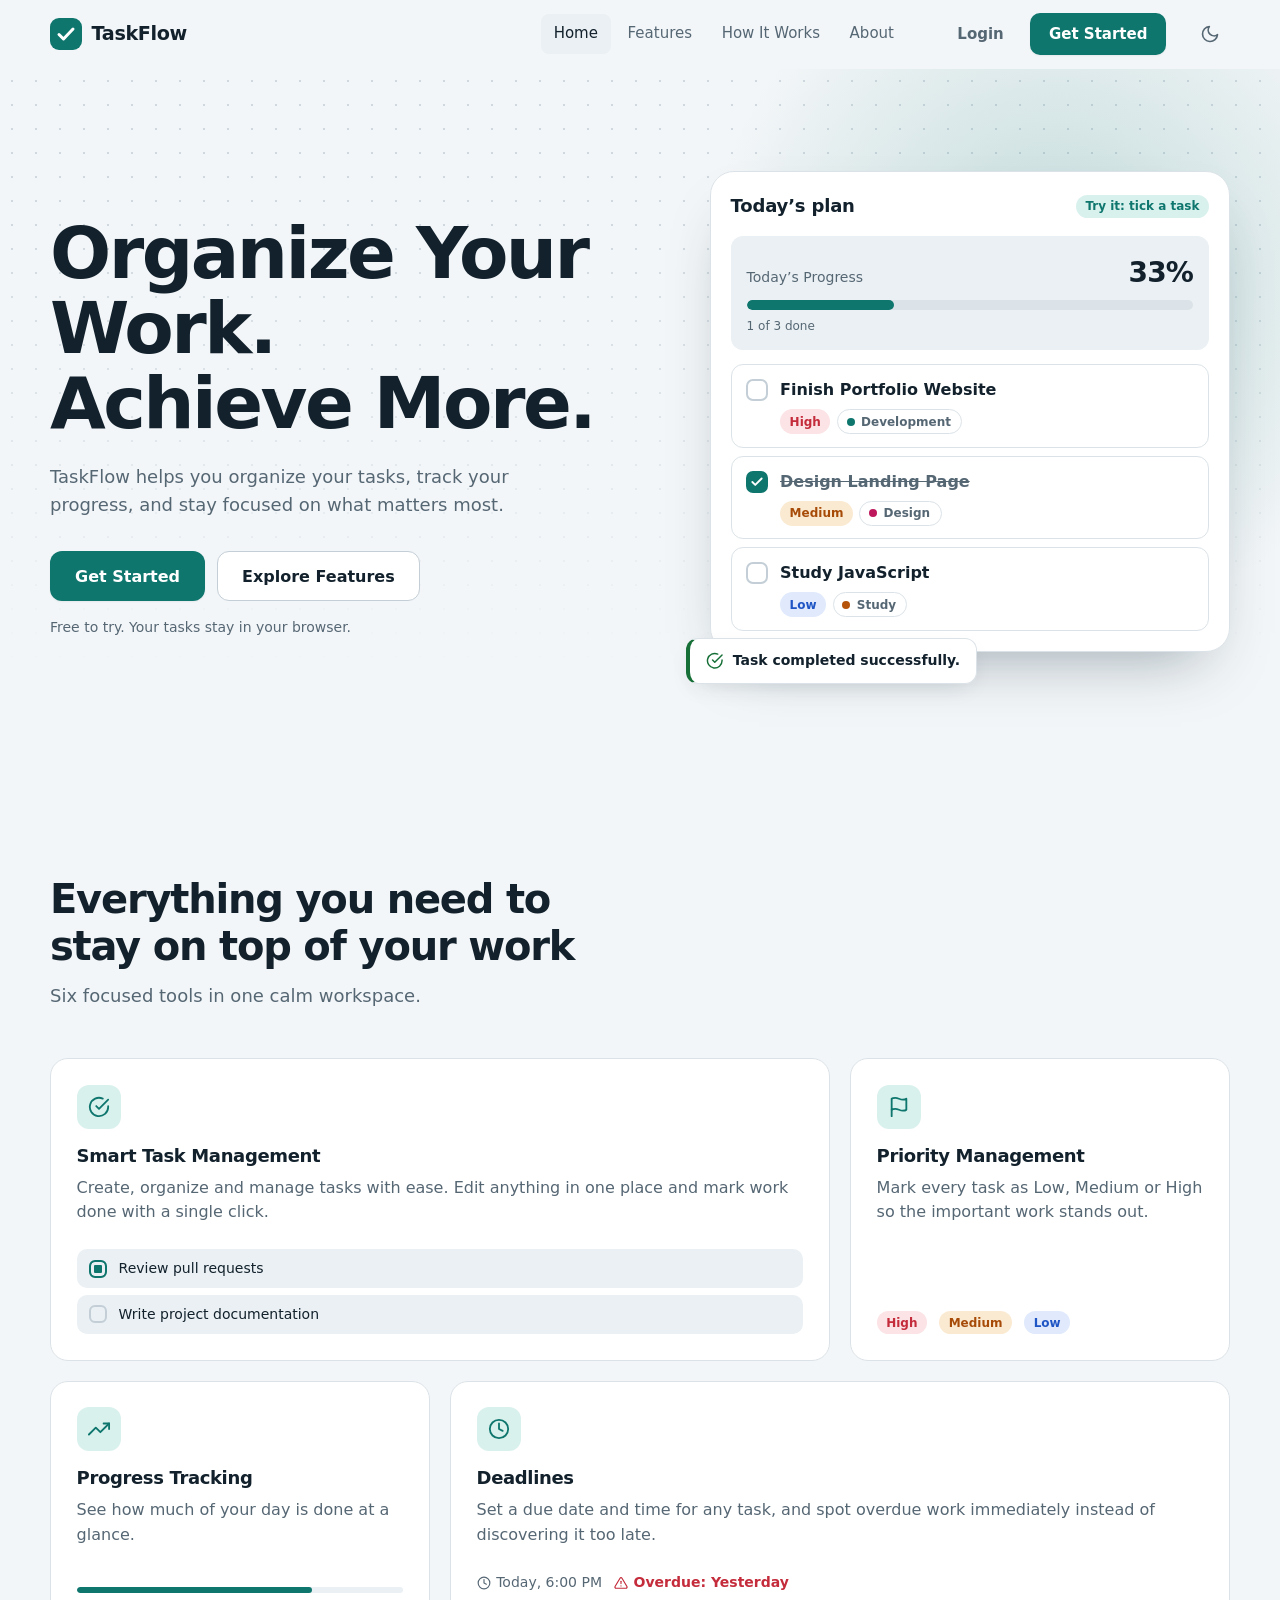
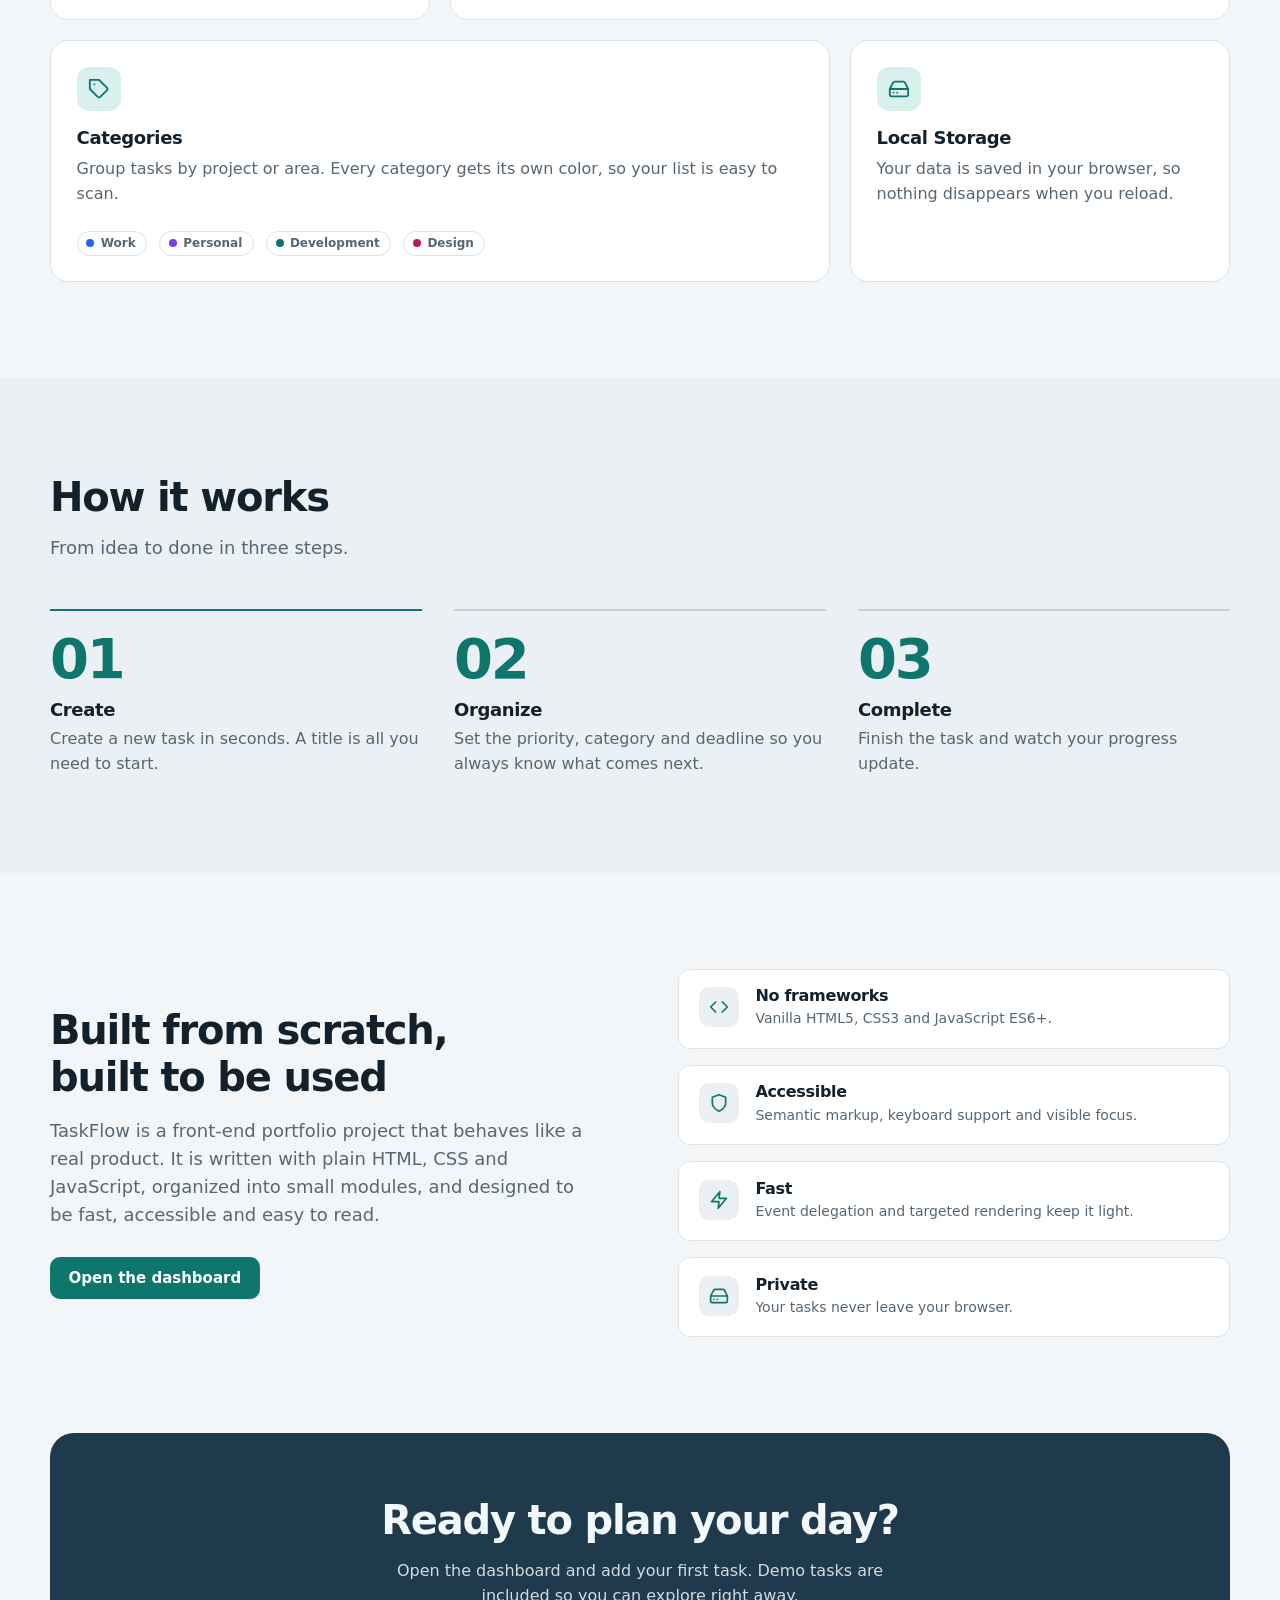
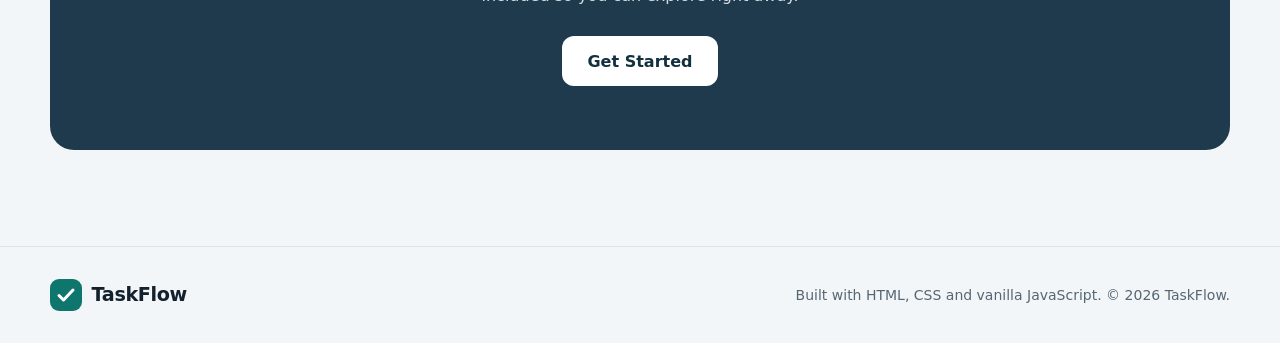
<file: index.html>
<!DOCTYPE html>
<html lang="en" data-theme="light">
<head>
  <meta charset="UTF-8">
  <meta name="viewport" content="width=device-width, initial-scale=1">
  <title>TaskFlow | Organize Your Work. Achieve More.</title>
  <meta name="description" content="TaskFlow helps you organize your tasks, track your progress, and stay focused on what matters most.">
  <meta name="theme-color" content="#0f766e">
  <link rel="icon" type="image/svg+xml" href="assets/icons/favicon.svg">
  <script>
    /* Apply the saved theme before first paint to avoid a flash. */
    (function () {
      try {
        var stored = JSON.parse(localStorage.getItem('taskflow.theme'));
        var dark = window.matchMedia && window.matchMedia('(prefers-color-scheme: dark)').matches;
        document.documentElement.dataset.theme = stored === 'light' || stored === 'dark' ? stored : dark ? 'dark' : 'light';
      } catch (error) {
        document.documentElement.dataset.theme = 'light';
      }
    })();
  </script>
  <link rel="stylesheet" href="css/style.css">
  <link rel="stylesheet" href="css/responsive.css">
</head>
<body data-page="landing">
  <a class="skip-link" href="#main">Skip to main content</a>

  <header class="site-header">
    <div class="container nav">
      <a class="logo" href="#home" aria-label="TaskFlow home">
        <svg class="logo__mark" viewBox="0 0 32 32" aria-hidden="true" focusable="false">
          <rect width="32" height="32" rx="9"></rect>
          <path d="M9 16.5l4.5 4.5L23 11" fill="none" stroke-width="3" stroke-linecap="round" stroke-linejoin="round"></path>
        </svg>
        <span class="logo__text">TaskFlow</span>
      </a>

      <div class="nav__menu" id="navMenu">
        <nav aria-label="Primary">
          <ul class="nav__links">
            <li><a href="#home">Home</a></li>
            <li><a href="#features">Features</a></li>
            <li><a href="#how-it-works">How It Works</a></li>
            <li><a href="#about">About</a></li>
          </ul>
        </nav>
        <div class="nav__actions">
          <a class="btn btn-ghost" href="dashboard.html">Login</a>
          <a class="btn btn-primary" href="dashboard.html">Get Started</a>
        </div>
      </div>

      <div class="nav__tools">
        <button class="icon-btn" type="button" data-theme-toggle aria-label="Switch to dark mode">
          <span class="theme-icon theme-icon--moon" data-icon="moon"></span>
          <span class="theme-icon theme-icon--sun" data-icon="sun"></span>
        </button>
        <button class="icon-btn nav__toggle" id="navToggle" type="button" aria-label="Open menu" aria-expanded="false" aria-controls="navMenu">
          <span class="nav-toggle__menu" data-icon="menu"></span>
          <span class="nav-toggle__close" data-icon="x"></span>
        </button>
      </div>
    </div>
  </header>

  <main id="main" tabindex="-1">
    <section class="hero" id="home" aria-labelledby="hero-title">
      <div class="container hero__grid">
        <div class="hero__copy">
          <h1 class="hero__title" id="hero-title">Organize Your Work.<br>Achieve More.</h1>
          <p class="hero__lead">TaskFlow helps you organize your tasks, track your progress, and stay focused on what matters most.</p>
          <div class="hero__actions">
            <a class="btn btn-primary btn-lg" href="dashboard.html">Get Started</a>
            <a class="btn btn-secondary btn-lg" href="#features">Explore Features</a>
          </div>
          <p class="hero__note">Free to try. Your tasks stay in your browser.</p>
        </div>

        <div class="hero__visual">
          <div class="preview" data-preview>
            <div class="preview__window">
              <div class="preview__top">
                <p class="preview__title">Today’s plan</p>
                <span class="badge badge--status-in-progress">Try it: tick a task</span>
              </div>
              <div class="preview__progress">
                <div class="preview__progress-head">
                  <span>Today’s Progress</span>
                  <strong data-preview-percent>33%</strong>
                </div>
                <div class="preview__bar" role="progressbar" aria-label="Preview progress" aria-valuemin="0" aria-valuemax="100" aria-valuenow="33">
                  <div class="preview__fill" data-preview-fill></div>
                </div>
                <p class="preview__caption" data-preview-caption>1 of 3 done</p>
              </div>
              <ul class="preview__tasks">
                <li>
                  <label class="preview-task">
                    <input type="checkbox">
                    <span class="preview-task__box"><span data-icon="check"></span></span>
                    <span class="preview-task__text">
                      <span class="preview-task__title">Finish Portfolio Website</span>
                      <span class="preview-task__meta">
                        <span class="badge badge--high">High</span>
                        <span class="chip-tag" style="--cat-color:#0F766E"><span class="dot"></span>Development</span>
                      </span>
                    </span>
                  </label>
                </li>
                <li>
                  <label class="preview-task">
                    <input type="checkbox" checked>
                    <span class="preview-task__box"><span data-icon="check"></span></span>
                    <span class="preview-task__text">
                      <span class="preview-task__title">Design Landing Page</span>
                      <span class="preview-task__meta">
                        <span class="badge badge--medium">Medium</span>
                        <span class="chip-tag" style="--cat-color:#BE185D"><span class="dot"></span>Design</span>
                      </span>
                    </span>
                  </label>
                </li>
                <li>
                  <label class="preview-task">
                    <input type="checkbox">
                    <span class="preview-task__box"><span data-icon="check"></span></span>
                    <span class="preview-task__text">
                      <span class="preview-task__title">Study JavaScript</span>
                      <span class="preview-task__meta">
                        <span class="badge badge--low">Low</span>
                        <span class="chip-tag" style="--cat-color:#B45309"><span class="dot"></span>Study</span>
                      </span>
                    </span>
                  </label>
                </li>
              </ul>
            </div>
            <div class="preview__float" aria-hidden="true">
              <span data-icon="check-circle"></span>
              <span>Task completed successfully.</span>
            </div>
          </div>
        </div>
      </div>
    </section>

    <section class="section" id="features" aria-labelledby="features-title">
      <div class="container">
        <div class="section__head">
          <h2 class="section__title" id="features-title">Everything you need to stay on top of your work</h2>
          <p class="section__lead">Six focused tools in one calm workspace.</p>
        </div>

        <div class="feature-grid">
          <article class="feature-card feature-card--wide">
            <span class="feature-card__icon" data-icon="check-circle"></span>
            <h3>Smart Task Management</h3>
            <p>Create, organize and manage tasks with ease. Edit anything in one place and mark work done with a single click.</p>
            <ul class="feature-card__demo" aria-hidden="true">
              <li class="demo-row"><span class="demo-check demo-check--done"></span><span>Review pull requests</span></li>
              <li class="demo-row"><span class="demo-check"></span><span>Write project documentation</span></li>
            </ul>
          </article>

          <article class="feature-card">
            <span class="feature-card__icon" data-icon="flag"></span>
            <h3>Priority Management</h3>
            <p>Mark every task as Low, Medium or High so the important work stands out.</p>
            <div class="feature-card__demo feature-card__demo--row" aria-hidden="true">
              <span class="badge badge--high">High</span>
              <span class="badge badge--medium">Medium</span>
              <span class="badge badge--low">Low</span>
            </div>
          </article>

          <article class="feature-card">
            <span class="feature-card__icon" data-icon="trending-up"></span>
            <h3>Progress Tracking</h3>
            <p>See how much of your day is done at a glance.</p>
            <div class="feature-card__demo" aria-hidden="true">
              <div class="mini-progress"><span class="mini-progress__fill" style="width:72%"></span></div>
            </div>
          </article>

          <article class="feature-card feature-card--wide">
            <span class="feature-card__icon" data-icon="clock"></span>
            <h3>Deadlines</h3>
            <p>Set a due date and time for any task, and spot overdue work immediately instead of discovering it too late.</p>
            <div class="feature-card__demo feature-card__demo--row" aria-hidden="true">
              <span class="due"><span data-icon="clock"></span><span>Today, 6:00 PM</span></span>
              <span class="due due--overdue"><span data-icon="alert"></span><span>Overdue: Yesterday</span></span>
            </div>
          </article>

          <article class="feature-card feature-card--wide">
            <span class="feature-card__icon" data-icon="tag"></span>
            <h3>Categories</h3>
            <p>Group tasks by project or area. Every category gets its own color, so your list is easy to scan.</p>
            <div class="feature-card__demo feature-card__demo--row" aria-hidden="true">
              <span class="chip-tag" style="--cat-color:#2563EB"><span class="dot"></span>Work</span>
              <span class="chip-tag" style="--cat-color:#7C3AED"><span class="dot"></span>Personal</span>
              <span class="chip-tag" style="--cat-color:#0F766E"><span class="dot"></span>Development</span>
              <span class="chip-tag" style="--cat-color:#BE185D"><span class="dot"></span>Design</span>
            </div>
          </article>

          <article class="feature-card">
            <span class="feature-card__icon" data-icon="hard-drive"></span>
            <h3>Local Storage</h3>
            <p>Your data is saved in your browser, so nothing disappears when you reload.</p>
          </article>
        </div>
      </div>
    </section>

    <section class="section section--muted" id="how-it-works" aria-labelledby="how-title">
      <div class="container">
        <div class="section__head">
          <h2 class="section__title" id="how-title">How it works</h2>
          <p class="section__lead">From idea to done in three steps.</p>
        </div>
        <ol class="steps">
          <li class="step">
            <span class="step__number" aria-hidden="true">01</span>
            <h3>Create</h3>
            <p>Create a new task in seconds. A title is all you need to start.</p>
          </li>
          <li class="step">
            <span class="step__number" aria-hidden="true">02</span>
            <h3>Organize</h3>
            <p>Set the priority, category and deadline so you always know what comes next.</p>
          </li>
          <li class="step">
            <span class="step__number" aria-hidden="true">03</span>
            <h3>Complete</h3>
            <p>Finish the task and watch your progress update.</p>
          </li>
        </ol>
      </div>
    </section>

    <section class="section" id="about" aria-labelledby="about-title">
      <div class="container about">
        <div class="about__copy">
          <h2 class="section__title" id="about-title">Built from scratch, built to be used</h2>
          <p>TaskFlow is a front-end portfolio project that behaves like a real product. It is written with plain HTML, CSS and JavaScript, organized into small modules, and designed to be fast, accessible and easy to read.</p>
          <a class="btn btn-primary" href="dashboard.html">Open the dashboard</a>
        </div>
        <ul class="about__facts">
          <li><span class="about__icon" data-icon="code"></span><div><h3>No frameworks</h3><p>Vanilla HTML5, CSS3 and JavaScript ES6+.</p></div></li>
          <li><span class="about__icon" data-icon="shield"></span><div><h3>Accessible</h3><p>Semantic markup, keyboard support and visible focus.</p></div></li>
          <li><span class="about__icon" data-icon="zap"></span><div><h3>Fast</h3><p>Event delegation and targeted rendering keep it light.</p></div></li>
          <li><span class="about__icon" data-icon="hard-drive"></span><div><h3>Private</h3><p>Your tasks never leave your browser.</p></div></li>
        </ul>
      </div>
    </section>

    <section class="cta" aria-labelledby="cta-title">
      <div class="container cta__inner">
        <h2 id="cta-title">Ready to plan your day?</h2>
        <p>Open the dashboard and add your first task. Demo tasks are included so you can explore right away.</p>
        <a class="btn btn-lg cta__button" href="dashboard.html">Get Started</a>
      </div>
    </section>
  </main>

  <footer class="site-footer">
    <div class="container footer__inner">
      <a class="logo" href="#home" aria-label="TaskFlow home">
        <svg class="logo__mark" viewBox="0 0 32 32" aria-hidden="true" focusable="false">
          <rect width="32" height="32" rx="9"></rect>
          <path d="M9 16.5l4.5 4.5L23 11" fill="none" stroke-width="3" stroke-linecap="round" stroke-linejoin="round"></path>
        </svg>
        <span class="logo__text">TaskFlow</span>
      </a>
      <p class="footer__note">Built with HTML, CSS and vanilla JavaScript. &copy; <span data-year>2026</span> TaskFlow.</p>
    </div>
  </footer>

  <script src="js/utils.js"></script>
  <script src="js/storage.js"></script>
  <script src="js/app.js"></script>
</body>
</html>
</file>
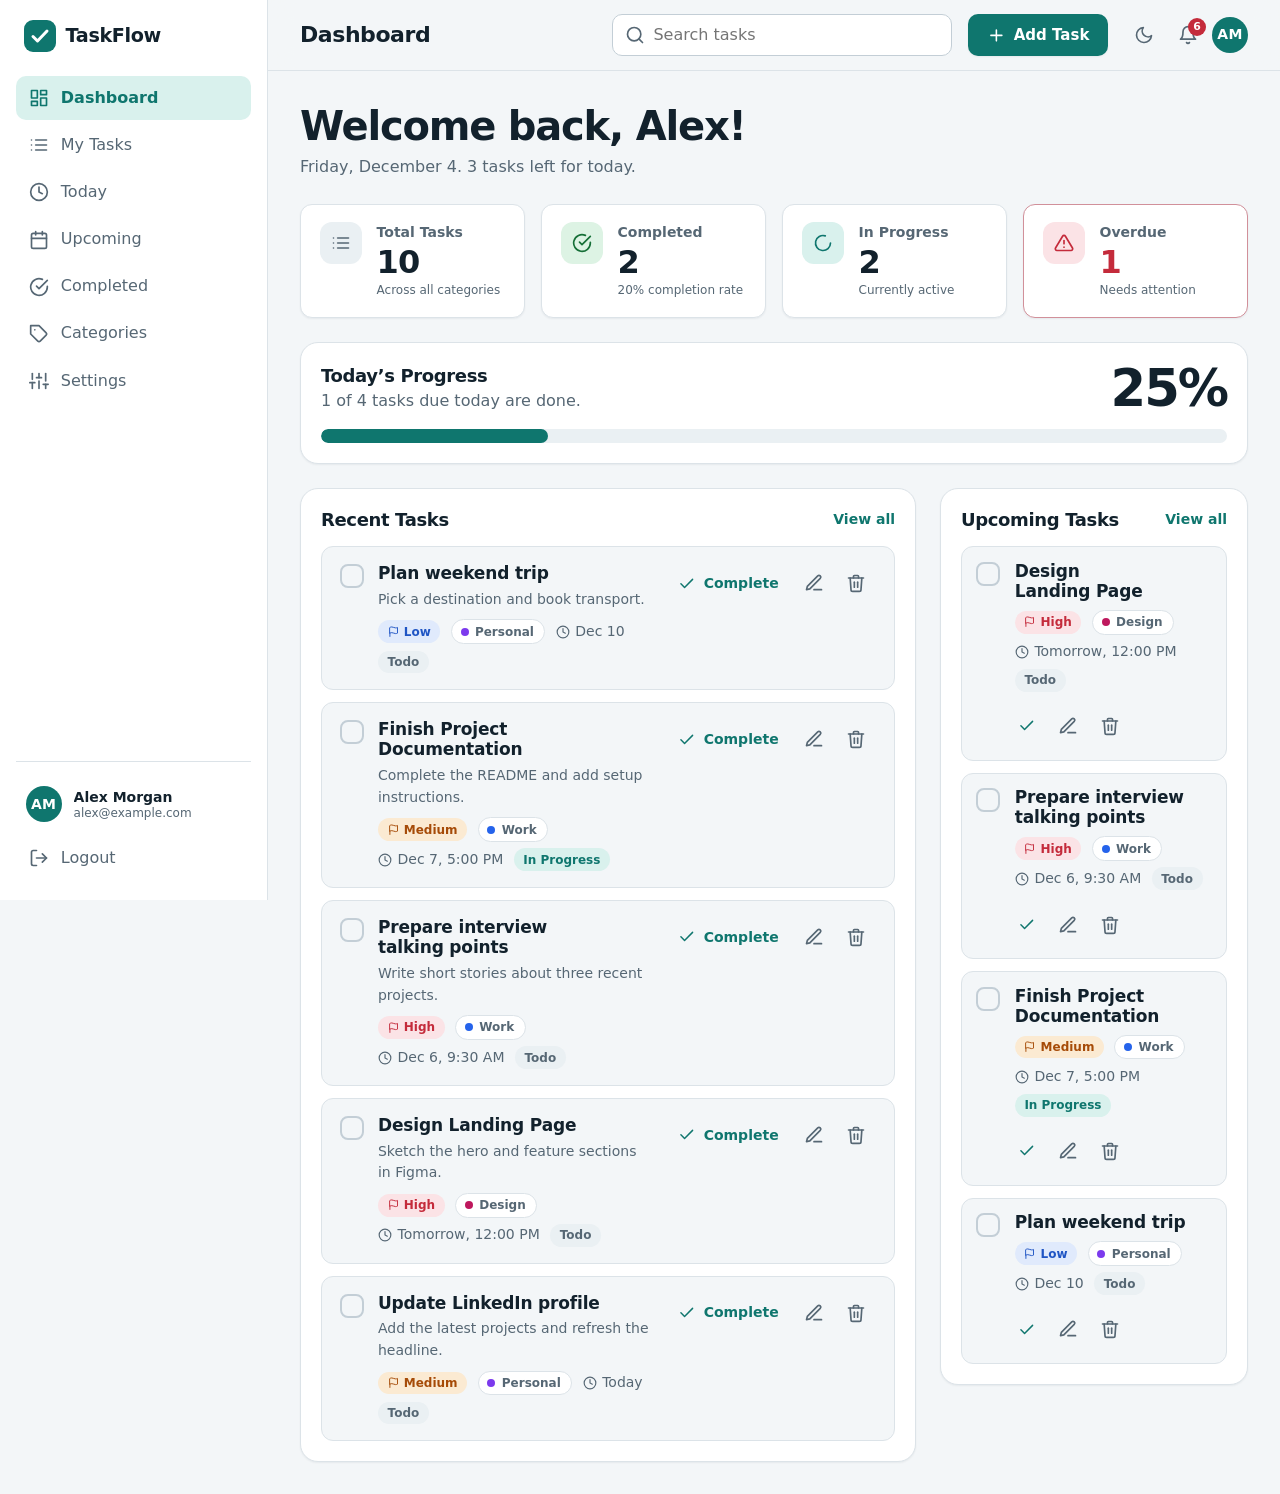
<file: dashboard.html>
<!DOCTYPE html>
<html lang="en" data-theme="light">
<head>
  <meta charset="UTF-8">
  <meta name="viewport" content="width=device-width, initial-scale=1">
  <title>Dashboard | TaskFlow</title>
  <meta name="description" content="Manage your tasks, track your progress and stay focused with TaskFlow.">
  <meta name="theme-color" content="#0f766e">
  <link rel="icon" type="image/svg+xml" href="assets/icons/favicon.svg">
  <script>
    /* Apply the saved theme before first paint to avoid a flash. */
    (function () {
      try {
        var stored = JSON.parse(localStorage.getItem('taskflow.theme'));
        var dark = window.matchMedia && window.matchMedia('(prefers-color-scheme: dark)').matches;
        document.documentElement.dataset.theme = stored === 'light' || stored === 'dark' ? stored : dark ? 'dark' : 'light';
      } catch (error) {
        document.documentElement.dataset.theme = 'light';
      }
    })();
  </script>
  <link rel="stylesheet" href="css/style.css">
  <link rel="stylesheet" href="css/dashboard.css">
  <link rel="stylesheet" href="css/responsive.css">
</head>
<body data-page="dashboard">
  <a class="skip-link" href="#main">Skip to main content</a>
  <noscript><p class="noscript">TaskFlow needs JavaScript to run. Please enable it in your browser.</p></noscript>

  <div class="app-shell">
    <aside class="sidebar" id="sidebar" aria-label="Sidebar">
      <div class="sidebar__head">
        <a class="logo" href="index.html" aria-label="TaskFlow home page">
          <svg class="logo__mark" viewBox="0 0 32 32" aria-hidden="true" focusable="false">
            <rect width="32" height="32" rx="9"></rect>
            <path d="M9 16.5l4.5 4.5L23 11" fill="none" stroke-width="3" stroke-linecap="round" stroke-linejoin="round"></path>
          </svg>
          <span class="logo__text">TaskFlow</span>
        </a>
        <button class="icon-btn sidebar__close" id="sidebarClose" type="button" aria-label="Close menu" data-icon="x"></button>
      </div>

      <nav class="sidebar__nav" aria-label="Main">
        <ul class="nav-list">
          <li><a class="nav-link" href="#dashboard" data-route="dashboard"><span class="nav-link__icon" data-icon="layout"></span>Dashboard</a></li>
          <li><a class="nav-link" href="#tasks" data-route="tasks"><span class="nav-link__icon" data-icon="list"></span>My Tasks</a></li>
          <li><a class="nav-link" href="#tasks/today" data-route="today"><span class="nav-link__icon" data-icon="clock"></span>Today</a></li>
          <li><a class="nav-link" href="#tasks/upcoming" data-route="upcoming"><span class="nav-link__icon" data-icon="calendar"></span>Upcoming</a></li>
          <li><a class="nav-link" href="#tasks/completed" data-route="completed"><span class="nav-link__icon" data-icon="check-circle"></span>Completed</a></li>
          <li><a class="nav-link" href="#categories" data-route="categories"><span class="nav-link__icon" data-icon="tag"></span>Categories</a></li>
          <li><a class="nav-link" href="#settings" data-route="settings"><span class="nav-link__icon" data-icon="sliders"></span>Settings</a></li>
        </ul>
      </nav>

      <div class="sidebar__footer">
        <a class="profile" href="#settings" title="Account settings">
          <span class="avatar" data-user-avatar aria-hidden="true"></span>
          <span class="profile__text">
            <span class="profile__name" data-user-name></span>
            <span class="profile__email" data-user-email></span>
          </span>
        </a>
        <a class="nav-link nav-link--logout" href="index.html"><span class="nav-link__icon" data-icon="log-out"></span>Logout</a>
      </div>
    </aside>

    <div class="sidebar-backdrop" id="sidebarBackdrop" hidden></div>

    <div class="main-area">
      <header class="topbar">
        <button class="icon-btn topbar__menu" id="menuToggle" type="button" aria-label="Open menu" aria-controls="sidebar" aria-expanded="false" data-icon="menu"></button>
        <h1 class="topbar__title" id="pageTitle">Dashboard</h1>

        <form class="search" id="searchForm" role="search">
          <span class="search__icon" data-icon="search"></span>
          <label class="visually-hidden" for="searchInput">Search tasks</label>
          <input class="search__input" id="searchInput" type="search" placeholder="Search tasks" autocomplete="off">
        </form>

        <button class="btn btn-primary topbar__add" type="button" data-action="create-task" aria-label="Add Task">
          <span data-icon="plus"></span>
          <span>Add Task</span>
        </button>

        <div class="topbar__tools">
          <button class="icon-btn" type="button" data-theme-toggle aria-label="Switch to dark mode">
            <span class="theme-icon theme-icon--moon" data-icon="moon"></span>
            <span class="theme-icon theme-icon--sun" data-icon="sun"></span>
          </button>

          <div class="notif">
            <button class="icon-btn notif__button" id="notifButton" type="button" aria-label="Notifications" aria-haspopup="true" aria-expanded="false" aria-controls="notifPanel">
              <span data-icon="bell"></span>
              <span class="notif__badge" id="notifBadge" hidden>0</span>
            </button>
            <div class="notif__panel" id="notifPanel" role="region" aria-label="Notifications" hidden>
              <div class="notif__head">
                <h2 class="notif__title">Notifications</h2>
                <div class="notif__tools">
                  <button class="btn btn-ghost btn-sm" id="notifMarkAll" type="button">Mark all as read</button>
                  <button class="btn btn-ghost btn-sm" id="notifClear" type="button">Clear all</button>
                </div>
              </div>
              <p class="notif__off" id="notifOffNote" hidden>Notifications are turned off in Settings. New alerts won’t appear.</p>
              <ul class="notif__list" id="notifList"></ul>
            </div>
          </div>

          <a class="avatar-link" href="#settings" aria-label="Open account settings">
            <span class="avatar" data-user-avatar aria-hidden="true"></span>
          </a>
        </div>
      </header>

      <main class="page" id="main" tabindex="-1">

        <!-- Dashboard overview -->
        <section class="view" id="view-dashboard" data-view="dashboard" aria-labelledby="welcomeTitle">
          <div class="welcome">
            <h2 class="welcome__title" id="welcomeTitle">Welcome back!</h2>
            <p class="welcome__sub" id="welcomeSub"></p>
          </div>

          <div class="stats">
            <article class="stat">
              <span class="stat__icon stat__icon--total" data-icon="list"></span>
              <div class="stat__body">
                <p class="stat__label">Total Tasks</p>
                <p class="stat__value" data-stat="total">0</p>
                <p class="stat__note" data-stat-note="total"></p>
              </div>
            </article>
            <article class="stat">
              <span class="stat__icon stat__icon--completed" data-icon="check-circle"></span>
              <div class="stat__body">
                <p class="stat__label">Completed</p>
                <p class="stat__value" data-stat="completed">0</p>
                <p class="stat__note" data-stat-note="completed"></p>
              </div>
            </article>
            <article class="stat">
              <span class="stat__icon stat__icon--progress" data-icon="loader"></span>
              <div class="stat__body">
                <p class="stat__label">In Progress</p>
                <p class="stat__value" data-stat="inProgress">0</p>
                <p class="stat__note" data-stat-note="inProgress"></p>
              </div>
            </article>
            <article class="stat">
              <span class="stat__icon stat__icon--overdue" data-icon="alert"></span>
              <div class="stat__body">
                <p class="stat__label">Overdue</p>
                <p class="stat__value" data-stat="overdue">0</p>
                <p class="stat__note" data-stat-note="overdue"></p>
              </div>
            </article>
          </div>

          <section class="card progress-card" aria-labelledby="progressTitle">
            <div class="progress-card__summary">
              <h2 class="card__title" id="progressTitle">Today’s Progress</h2>
              <p class="progress-card__detail" id="progressDetail"></p>
            </div>
            <p class="progress-card__percent" id="progressPercent">0%</p>
            <div class="progress" id="progressBar" role="progressbar" aria-labelledby="progressTitle" aria-valuemin="0" aria-valuemax="100" aria-valuenow="0">
              <div class="progress__fill" id="progressFill"></div>
            </div>
          </section>

          <div class="dashboard-grid">
            <section class="card" aria-labelledby="recentTitle">
              <header class="card__header">
                <h2 class="card__title" id="recentTitle">Recent Tasks</h2>
                <a class="link" href="#tasks/all">View all</a>
              </header>
              <div class="task-list" id="recentTasks"></div>
            </section>

            <section class="card" aria-labelledby="upcomingTitle">
              <header class="card__header">
                <h2 class="card__title" id="upcomingTitle">Upcoming Tasks</h2>
                <a class="link" href="#tasks/upcoming">View all</a>
              </header>
              <div class="task-list task-list--compact" id="upcomingTasks"></div>
            </section>
          </div>
        </section>

        <!-- Task list (My Tasks, Today, Upcoming, Completed) -->
        <section class="view" id="view-tasks" data-view="tasks" aria-labelledby="pageTitle" hidden>
          <div class="toolbar">
            <div class="filter-group" id="filterGroup" role="group" aria-label="Filter tasks">
              <button class="chip" type="button" data-filter="all" aria-pressed="true">All <span class="chip__count">0</span></button>
              <button class="chip" type="button" data-filter="today" aria-pressed="false">Today <span class="chip__count">0</span></button>
              <button class="chip" type="button" data-filter="upcoming" aria-pressed="false">Upcoming <span class="chip__count">0</span></button>
              <button class="chip" type="button" data-filter="completed" aria-pressed="false">Completed <span class="chip__count">0</span></button>
              <button class="chip" type="button" data-filter="in-progress" aria-pressed="false">In Progress <span class="chip__count">0</span></button>
              <button class="chip" type="button" data-filter="overdue" aria-pressed="false">Overdue <span class="chip__count">0</span></button>
            </div>
            <div class="toolbar__sort">
              <label for="sortSelect">Sort by</label>
              <select class="select select--compact" id="sortSelect">
                <option value="newest">Newest</option>
                <option value="oldest">Oldest</option>
                <option value="priority">Priority</option>
                <option value="dueDate">Due Date</option>
                <option value="alphabetical">Alphabetical</option>
              </select>
            </div>
          </div>
          <div class="active-filters" id="activeFilters" hidden></div>
          <p class="result-count" id="resultCount" aria-live="polite"></p>
          <div class="task-list" id="taskList"></div>
        </section>

        <!-- Categories -->
        <section class="view" id="view-categories" data-view="categories" aria-labelledby="pageTitle" hidden>
          <form class="card category-form" id="categoryForm" novalidate>
            <h2 class="card__title">Add a category</h2>
            <div class="category-form__row">
              <div class="field">
                <label class="field__label" for="categoryName">Category name</label>
                <input class="input" id="categoryName" type="text" maxlength="24" autocomplete="off" placeholder="e.g. Fitness" aria-describedby="categoryNameError">
                <p class="field__error" id="categoryNameError" hidden></p>
              </div>
              <fieldset class="field fieldset">
                <legend class="field__label">Color</legend>
                <div class="swatches" id="categoryColors"></div>
              </fieldset>
              <button class="btn btn-primary" type="submit">Add Category</button>
            </div>
          </form>
          <div class="category-grid" id="categoryGrid"></div>
        </section>

        <!-- Settings -->
        <section class="view" id="view-settings" data-view="settings" aria-labelledby="pageTitle" hidden>
          <div class="settings">
            <section class="card settings__card" aria-labelledby="appearanceTitle">
              <h2 class="card__title" id="appearanceTitle">Appearance</h2>
              <fieldset class="fieldset">
                <legend class="visually-hidden">Theme</legend>
                <div class="choice-group">
                  <label class="choice-card">
                    <input type="radio" name="theme" value="light">
                    <span class="choice-card__preview choice-card__preview--light" aria-hidden="true"><span></span><span></span></span>
                    <span class="choice-card__label">Light Mode</span>
                  </label>
                  <label class="choice-card">
                    <input type="radio" name="theme" value="dark">
                    <span class="choice-card__preview choice-card__preview--dark" aria-hidden="true"><span></span><span></span></span>
                    <span class="choice-card__label">Dark Mode</span>
                  </label>
                </div>
              </fieldset>
            </section>

            <section class="card settings__card" aria-labelledby="preferencesTitle">
              <h2 class="card__title" id="preferencesTitle">Preferences</h2>
              <div class="setting-row">
                <div>
                  <label class="setting-row__label" for="settingNotifications">Notifications</label>
                  <p class="setting-row__hint">Get alerts when tasks are created, completed, due soon or overdue.</p>
                </div>
                <label class="switch">
                  <input type="checkbox" role="switch" id="settingNotifications">
                  <span class="switch__track" aria-hidden="true"></span>
                </label>
              </div>
              <div class="setting-row">
                <div>
                  <label class="setting-row__label" for="settingDefaultFilter">Default task view</label>
                  <p class="setting-row__hint">The filter used when you open My Tasks.</p>
                </div>
                <select class="select select--compact" id="settingDefaultFilter">
                  <option value="all">All</option>
                  <option value="today">Today</option>
                  <option value="upcoming">Upcoming</option>
                  <option value="in-progress">In Progress</option>
                  <option value="overdue">Overdue</option>
                </select>
              </div>
            </section>

            <section class="card settings__card" aria-labelledby="accountTitle">
              <h2 class="card__title" id="accountTitle">Account</h2>
              <form id="profileForm" novalidate>
                <div class="profile-edit">
                  <span class="avatar avatar--lg" id="avatarPreview" aria-hidden="true"></span>
                  <div class="profile-edit__fields">
                    <div class="field">
                      <label class="field__label" for="profileName">Name</label>
                      <input class="input" id="profileName" type="text" maxlength="40" autocomplete="name" aria-describedby="profileNameError">
                      <p class="field__error" id="profileNameError" hidden></p>
                    </div>
                    <div class="field">
                      <label class="field__label" for="profileEmail">Email</label>
                      <input class="input" id="profileEmail" type="email" maxlength="80" autocomplete="email" aria-describedby="profileEmailError">
                      <p class="field__error" id="profileEmailError" hidden></p>
                    </div>
                    <fieldset class="field fieldset">
                      <legend class="field__label">Profile avatar</legend>
                      <div class="swatches" id="avatarSwatches"></div>
                    </fieldset>
                  </div>
                </div>
                <div class="settings__actions">
                  <button class="btn btn-primary" type="submit">Save Profile</button>
                </div>
              </form>
            </section>

            <section class="card settings__card" aria-labelledby="dataTitle">
              <h2 class="card__title" id="dataTitle">Data</h2>
              <div class="setting-row">
                <div>
                  <p class="setting-row__label">Reset all data</p>
                  <p class="setting-row__hint">Removes your tasks, categories and settings from this browser and restores the demo tasks.</p>
                </div>
                <button class="btn btn-secondary btn-danger-outline" id="resetDataButton" type="button">Reset Data</button>
              </div>
            </section>
          </div>
        </section>
      </main>
    </div>
  </div>

  <!-- Task modal (create and edit) -->
  <div class="modal" id="taskModal" hidden>
    <div class="modal__panel" role="dialog" aria-modal="true" aria-labelledby="taskModalTitle">
      <header class="modal__header">
        <h2 class="modal__title" id="taskModalTitle">New Task</h2>
        <button class="icon-btn" type="button" data-close-modal aria-label="Close dialog" data-icon="x"></button>
      </header>
      <form id="taskForm" novalidate>
        <div class="modal__body">
          <div class="field">
            <label class="field__label" for="taskTitle">Task Title</label>
            <input class="input" id="taskTitle" name="title" type="text" maxlength="120" autocomplete="off" placeholder="e.g. Finish portfolio homepage" aria-describedby="taskTitleError" required data-autofocus>
            <p class="field__error" id="taskTitleError" hidden></p>
          </div>
          <div class="field">
            <label class="field__label" for="taskDescription">Description <span class="field__optional">(optional)</span></label>
            <textarea class="textarea" id="taskDescription" name="description" rows="3" maxlength="500" placeholder="Add a few details" aria-describedby="taskDescriptionError"></textarea>
            <p class="field__error" id="taskDescriptionError" hidden></p>
          </div>
          <div class="field-row">
            <div class="field">
              <label class="field__label" for="taskCategory">Category</label>
              <select class="select" id="taskCategory" name="category" aria-describedby="taskCategoryError" required>
                <option value="">Select a category</option>
              </select>
              <p class="field__error" id="taskCategoryError" hidden></p>
            </div>
            <div class="field">
              <label class="field__label" for="taskPriority">Priority</label>
              <select class="select" id="taskPriority" name="priority" aria-describedby="taskPriorityError" required>
                <option value="">Select a priority</option>
                <option value="Low">Low</option>
                <option value="Medium">Medium</option>
                <option value="High">High</option>
              </select>
              <p class="field__error" id="taskPriorityError" hidden></p>
            </div>
          </div>
          <div class="field-row">
            <div class="field">
              <label class="field__label" for="taskDueDate">Due Date</label>
              <input class="input" id="taskDueDate" name="dueDate" type="date" aria-describedby="taskDueDateError">
              <p class="field__error" id="taskDueDateError" hidden></p>
            </div>
            <div class="field">
              <label class="field__label" for="taskDueTime">Due Time</label>
              <input class="input" id="taskDueTime" name="dueTime" type="time" aria-describedby="taskDueTimeError">
              <p class="field__error" id="taskDueTimeError" hidden></p>
            </div>
          </div>
          <div class="field">
            <label class="field__label" for="taskStatus">Status</label>
            <select class="select" id="taskStatus" name="status" aria-describedby="taskStatusError">
              <option value="Todo" selected>Todo</option>
              <option value="In Progress">In Progress</option>
              <option value="Completed">Completed</option>
            </select>
            <p class="field__error" id="taskStatusError" hidden></p>
          </div>
        </div>
        <footer class="modal__footer">
          <button class="btn btn-secondary" type="button" data-close-modal>Cancel</button>
          <button class="btn btn-primary" id="taskSubmit" type="submit">Create Task</button>
        </footer>
      </form>
    </div>
  </div>

  <!-- Confirmation modal (delete task, delete category, reset data) -->
  <div class="modal" id="confirmModal" hidden>
    <div class="modal__panel modal__panel--small" role="alertdialog" aria-modal="true" aria-labelledby="confirmTitle" aria-describedby="confirmMessage">
      <header class="modal__header">
        <h2 class="modal__title" id="confirmTitle">Confirm</h2>
        <button class="icon-btn" type="button" data-close-modal aria-label="Close dialog" data-icon="x"></button>
      </header>
      <div class="modal__body">
        <p id="confirmMessage"></p>
        <p class="confirm__detail" id="confirmDetail" hidden></p>
      </div>
      <footer class="modal__footer">
        <button class="btn btn-secondary" type="button" data-close-modal data-autofocus>Cancel</button>
        <button class="btn btn-danger" id="confirmAccept" type="button">Delete</button>
      </footer>
    </div>
  </div>

  <div class="toast-region" id="toastRegion" aria-live="polite"></div>

  <script src="js/utils.js"></script>
  <script src="js/storage.js"></script>
  <script src="js/tasks.js"></script>
  <script src="js/notifications.js"></script>
  <script src="js/settings.js"></script>
  <script src="js/dashboard.js"></script>
  <script src="js/app.js"></script>
</body>
</html>
</file>
<file: css/style.css>
/* ==========================================================================
   TaskFlow — style.css
   Design tokens, base styles, shared components and the landing page.
   Dashboard-only styles live in dashboard.css; breakpoints in responsive.css.
   ========================================================================== */

/* ---------- Design tokens ---------- */
:root {
  color-scheme: light;

  --primary-color: #0f766e;
  --primary-hover: #0b5f59;
  --primary-soft: #d9f1ed;
  --on-primary: #ffffff;
  --secondary-color: #1e3a4c;
  --background-color: #f3f6f8;
  --surface-color: #ffffff;
  --surface-muted: #eaf0f3;
  --text-primary: #12212c;
  --text-secondary: #566774;
  --border-color: #dce3e8;
  --border-strong: #c3ced6;

  --success-color: #166f37;
  --success-soft: #ddf3e4;
  --warning-color: #a64b08;
  --warning-soft: #fbead2;
  --danger-color: #c42b3b;
  --danger-soft: #fbe3e6;
  --on-danger: #ffffff;
  --info-color: #1f55c4;
  --info-soft: #e0eafc;

  --shadow-sm: 0 1px 2px rgb(16 42 58 / 0.06);
  --shadow-md: 0 8px 24px -10px rgb(16 42 58 / 0.18);
  --shadow-lg: 0 30px 60px -28px rgb(16 42 58 / 0.4);
  --overlay-color: rgb(8 20 28 / 0.5);

  --radius-sm: 8px;
  --radius-md: 12px;
  --radius-lg: 18px;
  --radius-xl: 24px;
  --radius-pill: 999px;

  --font-sans: "Inter", "Segoe UI Variable Text", "Segoe UI", system-ui, -apple-system, "Helvetica Neue", Arial, sans-serif;

  --text-xs: 0.75rem;
  --text-sm: 0.875rem;
  --text-base: 1rem;
  --text-lg: 1.125rem;
  --text-xl: 1.375rem;
  --text-2xl: 1.75rem;
  --text-3xl: clamp(1.75rem, 1.3rem + 1.6vw, 2.5rem);
  --text-hero: clamp(2.5rem, 1.4rem + 4.6vw, 4.5rem);

  --header-height: 68px;
  --transition: 0.18s ease;
}

[data-theme="dark"] {
  color-scheme: dark;

  --primary-color: #2fd1bd;
  --primary-hover: #5fe0cf;
  --primary-soft: #12383a;
  --on-primary: #04201d;
  --secondary-color: #a9c4d4;
  --background-color: #0c1317;
  --surface-color: #141e25;
  --surface-muted: #1b2831;
  --text-primary: #e8eff3;
  --text-secondary: #9db0bc;
  --border-color: #25343e;
  --border-strong: #364853;

  --success-color: #58d98a;
  --success-soft: #133524;
  --warning-color: #f5b94a;
  --warning-soft: #3a2a10;
  --danger-color: #ff7b8a;
  --danger-soft: #40181f;
  --on-danger: #2a0a0f;
  --info-color: #7eaaff;
  --info-soft: #17284a;

  --shadow-sm: 0 1px 2px rgb(0 0 0 / 0.4);
  --shadow-md: 0 8px 24px -10px rgb(0 0 0 / 0.6);
  --shadow-lg: 0 30px 60px -28px rgb(0 0 0 / 0.8);
  --overlay-color: rgb(0 0 0 / 0.62);
}

/* ---------- Reset and base ---------- */
*,
*::before,
*::after {
  box-sizing: border-box;
}

[hidden] {
  display: none !important;
}

html {
  -webkit-text-size-adjust: 100%;
  scroll-behavior: smooth;
  scroll-padding-top: calc(var(--header-height) + 16px);
}

body {
  margin: 0;
  min-height: 100vh;
  font-family: var(--font-sans);
  font-size: var(--text-base);
  line-height: 1.55;
  color: var(--text-primary);
  background: var(--background-color);
  -webkit-font-smoothing: antialiased;
  overflow-x: clip;
  transition: background-color 0.25s ease, color 0.25s ease;
}

body.has-modal {
  overflow: hidden;
}

h1,
h2,
h3,
p,
ul,
ol,
figure {
  margin: 0;
}

h1,
h2,
h3 {
  line-height: 1.18;
  letter-spacing: -0.02em;
  text-wrap: balance;
}

h1 { font-size: var(--text-3xl); font-weight: 700; }
h2 { font-size: var(--text-2xl); font-weight: 700; }
h3 { font-size: var(--text-lg); font-weight: 600; }

ul,
ol {
  padding: 0;
  list-style: none;
}

a {
  color: var(--primary-color);
  text-decoration: none;
}

button,
input,
select,
textarea {
  font: inherit;
  color: inherit;
}

button {
  cursor: pointer;
}

img,
svg {
  display: block;
  max-width: 100%;
}

:focus-visible {
  outline: 2px solid var(--primary-color);
  outline-offset: 2px;
}

main:focus {
  outline: none;
}

.visually-hidden {
  position: absolute;
  width: 1px;
  height: 1px;
  margin: -1px;
  padding: 0;
  overflow: hidden;
  clip: rect(0 0 0 0);
  white-space: nowrap;
  border: 0;
}

.skip-link {
  position: fixed;
  top: 8px;
  left: 8px;
  z-index: 300;
  padding: 0.6rem 1rem;
  border-radius: var(--radius-sm);
  background: var(--primary-color);
  color: var(--on-primary);
  font-weight: 600;
  transform: translateY(-200%);
}

.skip-link:focus {
  transform: none;
}

.noscript {
  margin: 0;
  padding: 1rem;
  background: var(--warning-soft);
  color: var(--warning-color);
  text-align: center;
}

.container {
  width: min(1180px, 100% - 2.5rem);
  margin-inline: auto;
}

.icon {
  width: 1.25em;
  height: 1.25em;
  flex: none;
}

[data-icon] > .icon:only-child {
  display: block;
}

/* ---------- Logo ---------- */
.logo {
  display: inline-flex;
  align-items: center;
  gap: 0.6rem;
  color: var(--text-primary);
  font-weight: 700;
  font-size: 1.2rem;
  letter-spacing: -0.02em;
}

.logo__mark {
  width: 32px;
  height: 32px;
}

.logo__mark rect { fill: var(--primary-color); }
.logo__mark path { stroke: var(--on-primary); }

/* ---------- Buttons ---------- */
.btn {
  display: inline-flex;
  align-items: center;
  justify-content: center;
  gap: 0.5rem;
  min-height: 42px;
  padding: 0.55rem 1.1rem;
  border: 1px solid transparent;
  border-radius: 10px;
  font-size: 0.9375rem;
  font-weight: 600;
  line-height: 1.2;
  text-align: center;
  white-space: nowrap;
  transition: background-color var(--transition), border-color var(--transition), color var(--transition),
    transform var(--transition), box-shadow var(--transition);
}

.btn:active { transform: translateY(1px); }
.btn:disabled { opacity: 0.5; cursor: not-allowed; }

.btn-primary {
  background: var(--primary-color);
  color: var(--on-primary);
  box-shadow: var(--shadow-sm);
}
.btn-primary:hover { background: var(--primary-hover); }

.btn-secondary {
  background: var(--surface-color);
  color: var(--text-primary);
  border-color: var(--border-strong);
}
.btn-secondary:hover { background: var(--surface-muted); }

.btn-ghost {
  background: transparent;
  color: var(--text-secondary);
}
.btn-ghost:hover:not(:disabled) { background: var(--surface-muted); color: var(--text-primary); }

.btn-danger {
  background: var(--danger-color);
  color: var(--on-danger);
}
.btn-danger:hover { filter: brightness(1.08); }

.btn-danger-outline { color: var(--danger-color); border-color: var(--danger-color); }
.btn-danger-outline:hover { background: var(--danger-soft); }

.btn-sm { min-height: 36px; padding: 0.35rem 0.75rem; font-size: var(--text-sm); }
.btn-lg { min-height: 50px; padding: 0.75rem 1.5rem; font-size: 1rem; border-radius: 12px; }

.icon-btn {
  position: relative;
  display: inline-grid;
  place-items: center;
  width: 40px;
  height: 40px;
  flex: none;
  padding: 0;
  border: 1px solid transparent;
  border-radius: 10px;
  background: transparent;
  color: var(--text-secondary);
  transition: background-color var(--transition), color var(--transition);
}
.icon-btn:hover { background: var(--surface-muted); color: var(--text-primary); }
.icon-btn--danger:hover { background: var(--danger-soft); color: var(--danger-color); }

.theme-icon--sun { display: none; }
[data-theme="dark"] .theme-icon--moon { display: none; }
[data-theme="dark"] .theme-icon--sun { display: block; }

.link {
  font-size: var(--text-sm);
  font-weight: 600;
}
.link:hover { text-decoration: underline; }

/* ---------- Forms ---------- */
.field { display: flex; flex-direction: column; gap: 0.4rem; min-width: 0; }
.field-row { display: grid; grid-template-columns: 1fr 1fr; gap: 1rem; }

.field__label {
  font-size: var(--text-sm);
  font-weight: 600;
  color: var(--text-primary);
}
.field__optional { font-weight: 400; color: var(--text-secondary); }

.input,
.select,
.textarea {
  width: 100%;
  min-height: 44px;
  padding: 0.6rem 0.85rem;
  border: 1px solid var(--border-strong);
  border-radius: 10px;
  background: var(--surface-color);
  color: var(--text-primary);
  transition: border-color var(--transition), box-shadow var(--transition), background-color 0.25s ease;
}

.textarea { resize: vertical; min-height: 88px; line-height: 1.5; }
.input::placeholder,
.textarea::placeholder { color: var(--text-secondary); opacity: 0.8; }

.input:focus-visible,
.select:focus-visible,
.textarea:focus-visible {
  outline: none;
  border-color: var(--primary-color);
  box-shadow: 0 0 0 3px color-mix(in srgb, var(--primary-color) 28%, transparent);
}

.select {
  appearance: none;
  padding-right: 2.4rem;
  background-image: url("data:image/svg+xml,%3Csvg xmlns='http://www.w3.org/2000/svg' width='16' height='16' viewBox='0 0 24 24' fill='none' stroke='%23566774' stroke-width='2.4' stroke-linecap='round' stroke-linejoin='round'%3E%3Cpath d='m6 9 6 6 6-6'/%3E%3C/svg%3E");
  background-repeat: no-repeat;
  background-position: right 0.8rem center;
}
[data-theme="dark"] .select {
  background-image: url("data:image/svg+xml,%3Csvg xmlns='http://www.w3.org/2000/svg' width='16' height='16' viewBox='0 0 24 24' fill='none' stroke='%239db0bc' stroke-width='2.4' stroke-linecap='round' stroke-linejoin='round'%3E%3Cpath d='m6 9 6 6 6-6'/%3E%3C/svg%3E");
}

.select--compact { width: auto; min-height: 40px; }

.field--invalid .input,
.field--invalid .select,
.field--invalid .textarea { border-color: var(--danger-color); }

.field__error {
  font-size: var(--text-sm);
  color: var(--danger-color);
}

.fieldset { margin: 0; padding: 0; border: 0; min-width: 0; }

/* ---------- Badges and tags ---------- */
.badge {
  display: inline-flex;
  align-items: center;
  gap: 0.3rem;
  padding: 0.15rem 0.6rem;
  border-radius: var(--radius-pill);
  font-size: var(--text-xs);
  font-weight: 600;
  line-height: 1.5;
  white-space: nowrap;
}
.badge .icon { width: 0.95em; height: 0.95em; }

.badge--high { background: var(--danger-soft); color: var(--danger-color); }
.badge--medium { background: var(--warning-soft); color: var(--warning-color); }
.badge--low { background: var(--info-soft); color: var(--info-color); }
.badge--status-todo { background: var(--surface-muted); color: var(--text-secondary); }
.badge--status-in-progress { background: var(--primary-soft); color: var(--primary-color); }
.badge--status-completed { background: var(--success-soft); color: var(--success-color); }

.chip-tag {
  display: inline-flex;
  align-items: center;
  gap: 0.4rem;
  padding: 0.15rem 0.65rem 0.15rem 0.55rem;
  border: 1px solid var(--border-color);
  border-radius: var(--radius-pill);
  background: var(--surface-color);
  font-size: var(--text-xs);
  font-weight: 600;
  color: var(--text-secondary);
  line-height: 1.5;
  white-space: nowrap;
}

.dot {
  width: 8px;
  height: 8px;
  flex: none;
  border-radius: 50%;
  background: var(--cat-color, var(--text-secondary));
}
.dot--lg { width: 12px; height: 12px; }

.due {
  display: inline-flex;
  align-items: center;
  gap: 0.35rem;
  font-size: var(--text-sm);
  color: var(--text-secondary);
}
.due .icon { width: 1em; height: 1em; }
.due--overdue { color: var(--danger-color); font-weight: 600; }

/* ---------- Progress ---------- */
.progress,
.mini-progress {
  overflow: hidden;
  border-radius: var(--radius-pill);
  background: var(--surface-muted);
}
.progress { height: 12px; }
.mini-progress { height: 6px; }

.progress__fill,
.mini-progress__fill {
  display: block;
  height: 100%;
  border-radius: inherit;
  background: var(--primary-color);
  transition: width 0.6s cubic-bezier(0.22, 1, 0.36, 1);
}

/* ---------- Modal ---------- */
.modal {
  position: fixed;
  inset: 0;
  z-index: 100;
  display: grid;
  place-items: center;
  padding: 16px;
  background: var(--overlay-color);
  opacity: 0;
  transition: opacity 0.18s ease;
}
.modal.is-open { opacity: 1; }

.modal__panel {
  width: min(560px, 100%);
  max-height: calc(100dvh - 32px);
  overflow-y: auto;
  border: 1px solid var(--border-color);
  border-radius: var(--radius-lg);
  background: var(--surface-color);
  box-shadow: var(--shadow-lg);
  transform: translateY(14px) scale(0.98);
  transition: transform 0.22s cubic-bezier(0.22, 1, 0.36, 1);
}
.modal.is-open .modal__panel { transform: none; }
.modal__panel--small { width: min(440px, 100%); }

.modal__header {
  display: flex;
  align-items: center;
  justify-content: space-between;
  gap: 1rem;
  padding: 1.1rem 1.25rem 0.5rem 1.5rem;
}
.modal__title { font-size: var(--text-xl); }
.modal__body { display: flex; flex-direction: column; gap: 1rem; padding: 0.75rem 1.5rem 1rem; }
.modal__footer {
  display: flex;
  justify-content: flex-end;
  gap: 0.75rem;
  padding: 0.75rem 1.5rem 1.4rem;
}

.confirm__detail {
  padding: 0.65rem 0.85rem;
  border-radius: var(--radius-sm);
  background: var(--surface-muted);
  font-weight: 600;
  overflow-wrap: anywhere;
}

/* ---------- Toasts ---------- */
.toast-region {
  position: fixed;
  right: 20px;
  bottom: 20px;
  z-index: 200;
  display: flex;
  flex-direction: column;
  gap: 10px;
  width: min(380px, calc(100vw - 32px));
  pointer-events: none;
}

.toast {
  display: flex;
  align-items: center;
  gap: 0.7rem;
  padding: 0.75rem 0.75rem 0.75rem 1rem;
  border: 1px solid var(--border-color);
  border-left: 4px solid var(--success-color);
  border-radius: var(--radius-md);
  background: var(--surface-color);
  box-shadow: var(--shadow-md);
  pointer-events: auto;
  animation: toast-in 0.26s cubic-bezier(0.22, 1, 0.36, 1);
}
.toast--error { border-left-color: var(--danger-color); }
.toast--info { border-left-color: var(--info-color); }
.toast__icon { color: var(--success-color); }
.toast--error .toast__icon { color: var(--danger-color); }
.toast--info .toast__icon { color: var(--info-color); }
.toast__message { flex: 1; font-size: var(--text-sm); font-weight: 500; }
.toast__close {
  display: grid;
  place-items: center;
  width: 28px;
  height: 28px;
  border: 0;
  border-radius: 8px;
  background: transparent;
  color: var(--text-secondary);
}
.toast__close:hover { background: var(--surface-muted); }
.toast__close .icon { width: 16px; height: 16px; }
.toast.is-leaving { animation: toast-out 0.2s ease forwards; }

@keyframes toast-in {
  from { opacity: 0; transform: translateY(12px) scale(0.98); }
  to { opacity: 1; transform: none; }
}
@keyframes toast-out {
  to { opacity: 0; transform: translateY(8px); }
}

/* ---------- Swatches and switch (shared by settings and categories) ---------- */
.swatches { display: flex; flex-wrap: wrap; gap: 0.5rem; }
.swatch { position: relative; display: inline-grid; }
.swatch__input { position: absolute; inset: 0; margin: 0; opacity: 0; cursor: pointer; }
.swatch__dot {
  width: 30px;
  height: 30px;
  border: 3px solid var(--surface-color);
  border-radius: 50%;
  box-shadow: 0 0 0 1px var(--border-strong);
  transition: box-shadow var(--transition), transform var(--transition);
}
.swatch__input:hover + .swatch__dot { transform: scale(1.08); }
.swatch__input:checked + .swatch__dot { box-shadow: 0 0 0 2.5px var(--text-primary); }
.swatch__input:focus-visible + .swatch__dot { outline: 2px solid var(--primary-color); outline-offset: 3px; }

.switch { position: relative; display: inline-block; width: 46px; height: 26px; flex: none; }
.switch input { position: absolute; inset: 0; z-index: 1; width: 100%; height: 100%; margin: 0; opacity: 0; cursor: pointer; }
.switch__track {
  position: absolute;
  inset: 0;
  border-radius: var(--radius-pill);
  background: var(--border-strong);
  transition: background-color var(--transition);
}
.switch__track::after {
  content: "";
  position: absolute;
  top: 3px;
  left: 3px;
  width: 20px;
  height: 20px;
  border-radius: 50%;
  background: #fff;
  box-shadow: 0 1px 3px rgb(0 0 0 / 0.3);
  transition: transform var(--transition);
}
.switch input:checked + .switch__track { background: var(--primary-color); }
.switch input:checked + .switch__track::after { transform: translateX(20px); }
.switch input:focus-visible + .switch__track { outline: 2px solid var(--primary-color); outline-offset: 2px; }

/* ==========================================================================
   Landing page
   ========================================================================== */

.site-header {
  position: sticky;
  top: 0;
  z-index: 50;
  background: var(--background-color);
  border-bottom: 1px solid transparent;
  transition: border-color var(--transition), box-shadow var(--transition), background-color 0.25s ease;
}
@supports (background: color-mix(in srgb, red, blue)) {
  .site-header { background: color-mix(in srgb, var(--background-color) 86%, transparent); backdrop-filter: blur(12px); }
}
.site-header.is-scrolled { border-bottom-color: var(--border-color); box-shadow: var(--shadow-sm); }

.nav {
  display: flex;
  align-items: center;
  gap: 1.5rem;
  min-height: var(--header-height);
}

.nav__menu {
  display: flex;
  align-items: center;
  flex: 1;
  justify-content: flex-end;
  gap: 2rem;
}

.nav__links { display: flex; gap: 0.25rem; }
.nav__links a {
  display: block;
  padding: 0.5rem 0.8rem;
  border-radius: 8px;
  color: var(--text-secondary);
  font-size: 0.9375rem;
  font-weight: 500;
  transition: color var(--transition), background-color var(--transition);
}
.nav__links a:hover,
.nav__links a[aria-current] { color: var(--text-primary); background: var(--surface-muted); }

.nav__actions { display: flex; align-items: center; gap: 0.5rem; }
.nav__tools { display: flex; align-items: center; gap: 0.25rem; }
.nav__toggle { display: none; }
.nav-toggle__close { display: none; }
.nav__toggle[aria-expanded="true"] .nav-toggle__menu { display: none; }
.nav__toggle[aria-expanded="true"] .nav-toggle__close { display: block; }

/* Hero */
.hero {
  position: relative;
  overflow: hidden;
  padding: clamp(3rem, 8vw, 6.5rem) 0 clamp(3.5rem, 8vw, 6rem);
}
.hero::before {
  content: "";
  position: absolute;
  inset: 0;
  background-image: radial-gradient(var(--border-strong) 1px, transparent 1.4px);
  background-size: 24px 24px;
  -webkit-mask-image: linear-gradient(to bottom, #000 25%, transparent 85%);
  mask-image: linear-gradient(to bottom, #000 25%, transparent 85%);
  opacity: 0.7;
  pointer-events: none;
}
.hero::after {
  content: "";
  position: absolute;
  top: -20%;
  right: -10%;
  width: 55%;
  aspect-ratio: 1;
  background: radial-gradient(closest-side, color-mix(in srgb, var(--primary-color) 22%, transparent), transparent);
  pointer-events: none;
}

.hero__grid {
  position: relative;
  z-index: 1;
  display: grid;
  grid-template-columns: minmax(0, 1.05fr) minmax(0, 1fr);
  align-items: center;
  gap: clamp(2rem, 5vw, 4.5rem);
}

.hero__title {
  font-size: var(--text-hero);
  font-weight: 800;
  line-height: 1.04;
  letter-spacing: -0.035em;
}
.hero__lead {
  max-width: 34rem;
  margin-top: 1.4rem;
  font-size: var(--text-lg);
  color: var(--text-secondary);
}
.hero__actions { display: flex; flex-wrap: wrap; gap: 0.75rem; margin-top: 2rem; }
.hero__note { margin-top: 1rem; font-size: var(--text-sm); color: var(--text-secondary); }

/* Hero preview (a small working demo) */
.preview { position: relative; padding: 0 0 2rem 1.5rem; }
.preview__window {
  padding: 1.25rem;
  border: 1px solid var(--border-color);
  border-radius: var(--radius-xl);
  background: var(--surface-color);
  box-shadow: var(--shadow-lg);
  animation: preview-rise 0.8s cubic-bezier(0.22, 1, 0.36, 1) both;
}
.preview__top { display: flex; align-items: center; justify-content: space-between; gap: 0.75rem; margin-bottom: 1rem; }
.preview__title { font-weight: 700; font-size: var(--text-lg); letter-spacing: -0.01em; }
.preview__progress { padding: 0.9rem 1rem; border-radius: var(--radius-md); background: var(--surface-muted); }
.preview__progress-head { display: flex; justify-content: space-between; align-items: baseline; font-size: var(--text-sm); color: var(--text-secondary); }
.preview__progress-head strong { font-size: var(--text-2xl); color: var(--text-primary); letter-spacing: -0.03em; }
.preview__bar { height: 10px; margin-top: 0.4rem; overflow: hidden; border-radius: var(--radius-pill); background: var(--border-color); }
.preview__fill { height: 100%; border-radius: inherit; background: var(--primary-color); transition: width 0.45s cubic-bezier(0.22, 1, 0.36, 1); }
.preview__caption { margin-top: 0.4rem; font-size: var(--text-xs); color: var(--text-secondary); }
.preview__tasks { display: flex; flex-direction: column; gap: 0.5rem; margin-top: 0.9rem; }

.preview-task {
  position: relative;
  display: flex;
  align-items: flex-start;
  gap: 0.75rem;
  padding: 0.8rem 0.9rem;
  border: 1px solid var(--border-color);
  border-radius: var(--radius-md);
  background: var(--surface-color);
  cursor: pointer;
  transition: border-color var(--transition), background-color var(--transition);
}
.preview-task:hover { border-color: var(--border-strong); }
.preview-task input { position: absolute; opacity: 0; inset: 0; margin: 0; cursor: pointer; }
.preview-task__box {
  display: grid;
  place-items: center;
  width: 22px;
  height: 22px;
  flex: none;
  margin-top: 1px;
  border: 2px solid var(--border-strong);
  border-radius: 7px;
  color: transparent;
  transition: background-color var(--transition), border-color var(--transition), color var(--transition);
}
.preview-task__box .icon { width: 14px; height: 14px; stroke-width: 3.2; }
.preview-task input:checked + .preview-task__box { background: var(--primary-color); border-color: var(--primary-color); color: var(--on-primary); }
.preview-task input:focus-visible + .preview-task__box { outline: 2px solid var(--primary-color); outline-offset: 2px; }
.preview-task__text { display: flex; flex-direction: column; gap: 0.4rem; min-width: 0; }
.preview-task__title { font-weight: 600; transition: color var(--transition); }
.preview-task__meta { display: flex; flex-wrap: wrap; gap: 0.4rem; }
.preview-task.is-done .preview-task__title { color: var(--text-secondary); text-decoration: line-through; }

.preview__float {
  position: absolute;
  left: 0;
  bottom: 0;
  display: flex;
  align-items: center;
  gap: 0.6rem;
  padding: 0.7rem 1rem;
  border: 1px solid var(--border-color);
  border-left: 4px solid var(--success-color);
  border-radius: var(--radius-md);
  background: var(--surface-color);
  box-shadow: var(--shadow-md);
  font-size: var(--text-sm);
  font-weight: 600;
  animation: preview-rise 0.8s 0.25s cubic-bezier(0.22, 1, 0.36, 1) both;
}
.preview__float .icon { color: var(--success-color); }

@keyframes preview-rise {
  from { opacity: 0; transform: translateY(24px); }
  to { opacity: 1; transform: none; }
}

/* Sections */
.section { padding: clamp(3.5rem, 8vw, 6rem) 0; }
.section--muted { background: var(--surface-muted); }
.section__head { max-width: 40rem; margin-bottom: clamp(2rem, 4vw, 3rem); }
.section__title { font-size: var(--text-3xl); letter-spacing: -0.03em; }
.section__lead { margin-top: 0.75rem; font-size: var(--text-lg); color: var(--text-secondary); }

/* Features: a 3-column grid where some cards span two columns */
.feature-grid { display: grid; grid-template-columns: repeat(3, minmax(0, 1fr)); gap: 1.25rem; }

.feature-card {
  display: flex;
  flex-direction: column;
  gap: 0.6rem;
  padding: 1.6rem;
  border: 1px solid var(--border-color);
  border-radius: var(--radius-lg);
  background: var(--surface-color);
  transition: transform var(--transition), box-shadow var(--transition), border-color var(--transition);
}
.feature-card:hover { transform: translateY(-3px); box-shadow: var(--shadow-md); border-color: var(--border-strong); }
.feature-card--wide { grid-column: span 2; }
.feature-card p { color: var(--text-secondary); }

.feature-card__icon {
  display: grid;
  place-items: center;
  width: 44px;
  height: 44px;
  margin-bottom: 0.4rem;
  border-radius: 12px;
  background: var(--primary-soft);
  color: var(--primary-color);
}
.feature-card__icon .icon { width: 22px; height: 22px; }

.feature-card__demo { margin-top: auto; padding-top: 0.9rem; }
.feature-card__demo--row { display: flex; flex-wrap: wrap; align-items: center; gap: 0.5rem 0.75rem; }
.demo-row {
  display: flex;
  align-items: center;
  gap: 0.7rem;
  padding: 0.55rem 0.8rem;
  border-radius: 10px;
  background: var(--surface-muted);
  font-size: var(--text-sm);
  font-weight: 500;
}
.demo-row + .demo-row { margin-top: 0.4rem; }
.demo-check { width: 18px; height: 18px; flex: none; border: 2px solid var(--border-strong); border-radius: 6px; }
.demo-check--done { border-color: var(--primary-color); background: var(--primary-color); box-shadow: inset 0 0 0 3px var(--surface-muted); }

/* How it works */
.steps { display: grid; grid-template-columns: repeat(3, minmax(0, 1fr)); gap: 2rem; counter-reset: none; }
.step { position: relative; padding-top: 1.25rem; border-top: 2px solid var(--border-strong); }
.step:first-child { border-top-color: var(--primary-color); }
.step__number {
  display: block;
  margin-bottom: 0.75rem;
  font-size: clamp(2.5rem, 2rem + 2vw, 3.5rem);
  font-weight: 800;
  line-height: 1;
  letter-spacing: -0.04em;
  color: var(--primary-color);
}
.step p { margin-top: 0.4rem; color: var(--text-secondary); max-width: 24rem; }

/* About */
.about { display: grid; grid-template-columns: minmax(0, 1fr) minmax(0, 1fr); gap: clamp(2rem, 6vw, 5rem); align-items: center; }
.about__copy p { margin: 1rem 0 1.75rem; font-size: var(--text-lg); color: var(--text-secondary); max-width: 34rem; }
.about__facts { display: grid; gap: 1rem; }
.about__facts li { display: flex; gap: 1rem; padding: 1.1rem 1.25rem; border: 1px solid var(--border-color); border-radius: var(--radius-md); background: var(--surface-color); }
.about__facts h3 { font-size: 1rem; }
.about__facts p { margin-top: 0.15rem; font-size: var(--text-sm); color: var(--text-secondary); }
.about__icon { display: grid; place-items: center; width: 40px; height: 40px; flex: none; border-radius: 10px; background: var(--surface-muted); color: var(--primary-color); }

/* Call to action */
.cta { padding: 0 0 clamp(3.5rem, 8vw, 6rem); }
.cta__inner {
  padding: clamp(2.25rem, 6vw, 4rem) clamp(1.5rem, 5vw, 4rem);
  border-radius: var(--radius-xl);
  background: var(--secondary-color);
  color: #f2f8fb;
  text-align: center;
}
[data-theme="dark"] .cta__inner { background: var(--surface-color); border: 1px solid var(--border-color); color: var(--text-primary); }
.cta__inner h2 { font-size: var(--text-3xl); letter-spacing: -0.03em; }
.cta__inner p { max-width: 34rem; margin: 0.9rem auto 1.75rem; color: inherit; opacity: 0.85; }
.cta__button { background: #fff; color: #12303f; }
.cta__button:hover { background: #e6f2f0; }
[data-theme="dark"] .cta__button { background: var(--primary-color); color: var(--on-primary); }

/* Footer */
.site-footer { padding: 2rem 0; border-top: 1px solid var(--border-color); }
.footer__inner { display: flex; flex-wrap: wrap; align-items: center; justify-content: space-between; gap: 1rem; }
.footer__note { font-size: var(--text-sm); color: var(--text-secondary); }

/* ---------- Reduced motion ---------- */
@media (prefers-reduced-motion: reduce) {
  html { scroll-behavior: auto; }
  *,
  *::before,
  *::after {
    animation-duration: 0.01ms !important;
    animation-delay: 0ms !important;
    transition-duration: 0.01ms !important;
  }
}
</file>
<file: css/responsive.css>
/* ==========================================================================
   TaskFlow — responsive.css
   Breakpoints: 1200 (laptop), 1024 (off-canvas sidebar), 900/860 (tablet),
   640 (mobile large), 480 (mobile).
   Tested widths: 1920, 1440, 768, 425, 375.
   ========================================================================== */

@media (max-width: 1200px) {
  .stats { grid-template-columns: repeat(2, minmax(0, 1fr)); }
  .dashboard-grid { grid-template-columns: minmax(0, 1fr); }
}

/* ---------- Dashboard: sidebar becomes an off-canvas drawer ---------- */
@media (max-width: 1024px) {
  .app-shell { grid-template-columns: minmax(0, 1fr); }

  .sidebar {
    position: fixed;
    top: 0;
    left: 0;
    bottom: 0;
    width: min(300px, 86vw);
    transform: translateX(-100%);
    visibility: hidden;
    box-shadow: var(--shadow-lg);
    transition: transform 0.25s cubic-bezier(0.22, 1, 0.36, 1), visibility 0s linear 0.25s;
  }
  .sidebar.is-open { transform: none; visibility: visible; transition-delay: 0s; }
  .sidebar__close { display: inline-grid; }

  .topbar {
    grid-template-columns: auto minmax(0, 1fr) minmax(180px, 320px) auto auto;
    grid-template-areas: "menu title search add tools";
  }
  .topbar__menu { display: inline-grid; }
}

/* ---------- Landing: tablet ---------- */
@media (max-width: 900px) {
  .hero__grid { grid-template-columns: minmax(0, 1fr); }
  .hero__lead { max-width: none; }
  .preview { max-width: 520px; padding-left: 0; }
  .preview__float { left: -0.5rem; }

  .feature-grid { grid-template-columns: repeat(2, minmax(0, 1fr)); }
  .feature-card--wide { grid-column: span 2; }
  .about { grid-template-columns: minmax(0, 1fr); }
}

/* ---------- Landing: mobile navigation ---------- */
@media (max-width: 860px) {
  .nav__toggle { display: inline-grid; }
  .nav__tools { margin-left: auto; }

  .nav__menu {
    position: absolute;
    top: 100%;
    left: 0;
    right: 0;
    flex-direction: column;
    align-items: stretch;
    gap: 1rem;
    padding: 1rem 1.25rem 1.5rem;
    border-bottom: 1px solid var(--border-color);
    background: var(--surface-color);
    box-shadow: var(--shadow-md);
    opacity: 0;
    visibility: hidden;
    transform: translateY(-8px);
    transition: opacity 0.2s ease, transform 0.2s ease, visibility 0s linear 0.2s;
  }
  .nav__menu.is-open { opacity: 1; visibility: visible; transform: none; transition-delay: 0s; }

  .nav__links { flex-direction: column; }
  .nav__links a { padding: 0.75rem 0.9rem; font-size: 1rem; }
  .nav__actions { flex-direction: column; align-items: stretch; }
  .nav__actions .btn { width: 100%; min-height: 46px; }
}

/* ---------- Tablet (768) ---------- */
@media (max-width: 768px) {
  .steps { grid-template-columns: minmax(0, 1fr); gap: 1.5rem; }
  .step { display: grid; grid-template-columns: auto minmax(0, 1fr); column-gap: 1.25rem; align-items: start; }
  .step__number { grid-row: span 2; margin: 0; }

  /* Topbar wraps into two rows */
  .topbar {
    grid-template-columns: auto minmax(0, 1fr) auto;
    grid-template-areas:
      "menu title tools"
      "search search add";
    padding-block: 0.7rem;
  }
  .topbar__title { font-size: var(--text-lg); }

  .progress-card { grid-template-columns: minmax(0, 1fr) auto; }
}

/* ---------- Mobile large (640 and below) ---------- */
@media (max-width: 640px) {
  .hero__actions .btn { flex: 1 1 100%; }
  .feature-grid { grid-template-columns: minmax(0, 1fr); }
  .feature-card--wide { grid-column: auto; }

  .task-card { grid-template-columns: auto minmax(0, 1fr); }
  .task-card__actions { grid-column: 2; justify-content: flex-start; margin-left: -0.4rem; }

  .toolbar { flex-direction: column; align-items: stretch; }
  .filter-group { flex-wrap: nowrap; margin-inline: -1rem; padding: 0 1rem 0.25rem; overflow-x: auto; scrollbar-width: thin; }
  .chip { flex: none; }
  .toolbar__sort { justify-content: space-between; }
  .toolbar__sort .select { flex: 1; max-width: 220px; }

  .setting-row { flex-direction: column; align-items: flex-start; gap: 0.75rem; }
  .profile-edit { flex-direction: column; align-items: stretch; }

  /* Notification dropdown becomes a full-width sheet */
  .notif { position: static; }
  .notif__panel { position: fixed; top: 72px; left: 12px; right: 12px; width: auto; transform-origin: top center; }

  .toast-region { right: 16px; left: 16px; bottom: 16px; width: auto; }
}

/* ---------- Mobile (480 and below, down to 375) ---------- */
@media (max-width: 480px) {
  .container { width: calc(100% - 2rem); }
  .page { padding: 1rem; }

  .field-row { grid-template-columns: minmax(0, 1fr); }
  .stats { gap: 0.75rem; }
  .stat { flex-direction: column; gap: 0.6rem; padding: 0.9rem; }
  .stat__value { font-size: 1.6rem; }

  .modal { padding: 0; align-items: end; }
  .modal__panel { width: 100%; max-height: 92dvh; border-radius: var(--radius-lg) var(--radius-lg) 0 0; }
  .modal__header { padding-left: 1.1rem; }
  .modal__body { padding-inline: 1.1rem; }
  .modal__footer { padding-inline: 1.1rem; flex-direction: column-reverse; }
  .modal__footer .btn { width: 100%; min-height: 46px; }

  .choice-group { gap: 0.6rem; }
  .category-grid { grid-template-columns: minmax(0, 1fr); }
  .category-form__row .btn { width: 100%; }
  .cta__inner .btn { width: 100%; }
  .footer__inner { flex-direction: column; align-items: flex-start; }
}

@media (max-width: 380px) {
  .topbar__add span:last-child { display: none; }
  .topbar__add { padding-inline: 0.8rem; }
  .topbar__tools { gap: 0; }
  .preview__window { padding: 1rem; }
}

@media print {
  .sidebar, .topbar, .toast-region, .modal, .site-header { display: none !important; }
  .app-shell { display: block; }
}
</file>
<file: css/dashboard.css>
/* ==========================================================================
   TaskFlow — dashboard.css
   App shell, sidebar, topbar, stats, task cards, filters, categories,
   settings and the notification dropdown.
   ========================================================================== */

:root { --sidebar-width: 268px; }

.app-shell {
  display: grid;
  grid-template-columns: var(--sidebar-width) minmax(0, 1fr);
  min-height: 100vh;
}

/* ---------- Sidebar ---------- */
.sidebar {
  position: sticky;
  top: 0;
  z-index: 60;
  display: flex;
  flex-direction: column;
  height: 100vh;
  height: 100dvh;
  padding: 1.25rem 1rem;
  border-right: 1px solid var(--border-color);
  background: var(--surface-color);
  transition: background-color 0.25s ease, border-color 0.25s ease;
}

.sidebar__head { display: flex; align-items: center; justify-content: space-between; padding: 0 0.5rem 1.5rem; }
.sidebar__close { display: none; }
.sidebar__nav { flex: 1; overflow-y: auto; }
.nav-list { display: flex; flex-direction: column; gap: 0.2rem; }

.nav-link {
  display: flex;
  align-items: center;
  gap: 0.75rem;
  width: 100%;
  padding: 0.6rem 0.8rem;
  border-radius: 10px;
  color: var(--text-secondary);
  font-weight: 500;
  transition: background-color var(--transition), color var(--transition);
}
.nav-link:hover { background: var(--surface-muted); color: var(--text-primary); }
.nav-link.is-active { background: var(--primary-soft); color: var(--primary-color); font-weight: 600; }
.nav-link__icon { display: grid; place-items: center; }

.sidebar__footer { display: flex; flex-direction: column; gap: 0.35rem; padding-top: 1rem; border-top: 1px solid var(--border-color); }
.nav-link--logout:hover { background: var(--danger-soft); color: var(--danger-color); }

.profile {
  display: flex;
  align-items: center;
  gap: 0.75rem;
  padding: 0.5rem 0.6rem;
  border-radius: 10px;
  color: var(--text-primary);
  transition: background-color var(--transition);
}
.profile:hover { background: var(--surface-muted); }
.profile__text { display: flex; flex-direction: column; min-width: 0; line-height: 1.3; }
.profile__name { font-weight: 600; font-size: var(--text-sm); }
.profile__email { font-size: var(--text-xs); color: var(--text-secondary); }
.profile__name,
.profile__email { overflow: hidden; text-overflow: ellipsis; white-space: nowrap; }

.avatar {
  display: inline-grid;
  place-items: center;
  width: 36px;
  height: 36px;
  flex: none;
  border-radius: 50%;
  background: var(--primary-color);
  color: #fff;
  font-size: var(--text-sm);
  font-weight: 700;
  letter-spacing: 0.02em;
}
.avatar--lg { width: 72px; height: 72px; font-size: var(--text-xl); }
.avatar-link { display: inline-grid; border-radius: 50%; }

.sidebar-backdrop {
  position: fixed;
  inset: 0;
  z-index: 55;
  background: var(--overlay-color);
  animation: fade-in 0.2s ease;
}
body.sidebar-open { overflow: hidden; }

@keyframes fade-in { from { opacity: 0; } to { opacity: 1; } }

/* ---------- Topbar ---------- */
.main-area { display: flex; flex-direction: column; min-width: 0; }

.topbar {
  position: sticky;
  top: 0;
  z-index: 40;
  display: grid;
  grid-template-columns: minmax(0, 1fr) minmax(200px, 340px) auto auto;
  grid-template-areas: "title search add tools";
  align-items: center;
  gap: 0.75rem 1rem;
  padding: 0.85rem clamp(1rem, 3vw, 2rem);
  border-bottom: 1px solid var(--border-color);
  background: var(--background-color);
}
@supports (background: color-mix(in srgb, red, blue)) {
  .topbar { background: color-mix(in srgb, var(--background-color) 88%, transparent); backdrop-filter: blur(12px); }
}

.topbar__menu { grid-area: menu; display: none; }
.topbar__title { grid-area: title; font-size: var(--text-xl); letter-spacing: -0.02em; white-space: nowrap; overflow: hidden; text-overflow: ellipsis; }
.search { grid-area: search; position: relative; }
.topbar__add { grid-area: add; }
.topbar__tools { grid-area: tools; display: flex; align-items: center; gap: 0.25rem; }

.search__icon { position: absolute; left: 0.8rem; top: 50%; transform: translateY(-50%); color: var(--text-secondary); pointer-events: none; }
.search__input {
  width: 100%;
  min-height: 42px;
  padding: 0.5rem 0.85rem 0.5rem 2.5rem;
  border: 1px solid var(--border-strong);
  border-radius: 10px;
  background: var(--surface-color);
  transition: border-color var(--transition), box-shadow var(--transition);
}
.search__input:focus-visible {
  outline: none;
  border-color: var(--primary-color);
  box-shadow: 0 0 0 3px color-mix(in srgb, var(--primary-color) 28%, transparent);
}

/* ---------- Notifications ---------- */
.notif { position: relative; }
.notif__badge {
  position: absolute;
  top: 2px;
  right: 1px;
  min-width: 18px;
  height: 18px;
  padding: 0 4px;
  border-radius: var(--radius-pill);
  background: var(--danger-color);
  color: var(--on-danger);
  font-size: 0.68rem;
  font-weight: 700;
  line-height: 18px;
  text-align: center;
}

.notif__panel {
  position: absolute;
  top: calc(100% + 10px);
  right: 0;
  z-index: 70;
  width: min(400px, calc(100vw - 24px));
  max-height: min(520px, 75vh);
  display: flex;
  flex-direction: column;
  border: 1px solid var(--border-color);
  border-radius: var(--radius-lg);
  background: var(--surface-color);
  box-shadow: var(--shadow-lg);
  opacity: 0;
  transform: translateY(-6px) scale(0.98);
  transform-origin: top right;
  transition: opacity 0.15s ease, transform 0.15s ease;
}
.notif__panel.is-open { opacity: 1; transform: none; }

.notif__head { display: flex; align-items: center; justify-content: space-between; gap: 0.5rem; padding: 0.8rem 0.9rem 0.6rem 1.1rem; border-bottom: 1px solid var(--border-color); }
.notif__title { font-size: var(--text-base); }
.notif__tools { display: flex; gap: 0.1rem; }
.notif__off { margin: 0.6rem 0.9rem 0; padding: 0.5rem 0.7rem; border-radius: var(--radius-sm); background: var(--warning-soft); color: var(--warning-color); font-size: var(--text-sm); }
.notif__list { overflow-y: auto; padding: 0.4rem; }
.notif__empty { padding: 2rem 1rem; text-align: center; color: var(--text-secondary); }

.notif-item {
  position: relative;
  display: flex;
  align-items: flex-start;
  gap: 0.75rem;
  width: 100%;
  padding: 0.7rem 0.8rem;
  border: 0;
  border-radius: 10px;
  background: transparent;
  text-align: left;
  transition: background-color var(--transition);
}
.notif-item:hover { background: var(--surface-muted); }
.notif-item.is-unread { background: color-mix(in srgb, var(--primary-color) 7%, transparent); }
.notif-item__icon { display: grid; place-items: center; width: 34px; height: 34px; flex: none; border-radius: 10px; background: var(--surface-muted); color: var(--text-secondary); }
.notif-item__icon--created { background: var(--primary-soft); color: var(--primary-color); }
.notif-item__icon--completed { background: var(--success-soft); color: var(--success-color); }
.notif-item__icon--soon { background: var(--warning-soft); color: var(--warning-color); }
.notif-item__icon--overdue { background: var(--danger-soft); color: var(--danger-color); }
.notif-item__icon--info { background: var(--info-soft); color: var(--info-color); }
.notif-item__text { display: flex; flex-direction: column; gap: 0.15rem; min-width: 0; }
.notif-item__message { font-size: var(--text-sm); font-weight: 500; overflow-wrap: anywhere; }
.notif-item__time { font-size: var(--text-xs); color: var(--text-secondary); }
.notif-item__dot { position: absolute; top: 1rem; right: 0.8rem; width: 8px; height: 8px; border-radius: 50%; background: var(--primary-color); }

/* ---------- Page and cards ---------- */
.page { width: 100%; max-width: 1280px; margin-inline: auto; padding: clamp(1rem, 3vw, 2rem); }
.view { display: flex; flex-direction: column; gap: 1.5rem; min-width: 0; }

.welcome__title { font-size: var(--text-3xl); letter-spacing: -0.03em; }
.welcome__sub { margin-top: 0.3rem; color: var(--text-secondary); }

.card {
  min-width: 0;
  padding: 1.25rem;
  border: 1px solid var(--border-color);
  border-radius: var(--radius-lg);
  background: var(--surface-color);
  box-shadow: var(--shadow-sm);
  transition: background-color 0.25s ease, border-color 0.25s ease;
}
.card__header { display: flex; align-items: center; justify-content: space-between; gap: 1rem; margin-bottom: 1rem; }
.card__title { font-size: var(--text-lg); }

/* ---------- Statistics ---------- */
.stats { display: grid; grid-template-columns: repeat(4, minmax(0, 1fr)); gap: 1rem; }
.stat {
  display: flex;
  align-items: flex-start;
  gap: 0.9rem;
  min-width: 0;
  padding: 1.1rem 1.2rem;
  border: 1px solid var(--border-color);
  border-radius: var(--radius-md);
  background: var(--surface-color);
  box-shadow: var(--shadow-sm);
}
.stat__icon { display: grid; place-items: center; width: 42px; height: 42px; flex: none; border-radius: 12px; }
.stat__icon--total { background: var(--surface-muted); color: var(--text-secondary); }
.stat__icon--completed { background: var(--success-soft); color: var(--success-color); }
.stat__icon--progress { background: var(--primary-soft); color: var(--primary-color); }
.stat__icon--overdue { background: var(--danger-soft); color: var(--danger-color); }
.stat__body { min-width: 0; }
.stat__label { font-size: var(--text-sm); font-weight: 600; color: var(--text-secondary); }
.stat__value { font-size: 2rem; font-weight: 800; line-height: 1.15; letter-spacing: -0.03em; font-variant-numeric: tabular-nums; }
.stat__note { font-size: var(--text-xs); color: var(--text-secondary); }
.stat--alert { border-color: color-mix(in srgb, var(--danger-color) 45%, var(--border-color)); }
.stat--alert .stat__value { color: var(--danger-color); }

/* ---------- Progress card ---------- */
.progress-card {
  display: grid;
  grid-template-columns: minmax(0, 1fr) auto;
  grid-template-areas: "summary percent" "bar bar";
  align-items: end;
  gap: 0.9rem 1rem;
}
.progress-card__summary { grid-area: summary; }
.progress-card__detail { margin-top: 0.2rem; color: var(--text-secondary); }
.progress-card__percent { grid-area: percent; font-size: clamp(2.25rem, 2rem + 1.5vw, 3.25rem); font-weight: 800; line-height: 1; letter-spacing: -0.04em; font-variant-numeric: tabular-nums; }
.progress-card .progress { grid-area: bar; height: 14px; }

.dashboard-grid { display: grid; grid-template-columns: minmax(0, 2fr) minmax(0, 1fr); gap: 1.5rem; align-items: start; }

/* ---------- Toolbar and filters ---------- */
.toolbar { display: flex; flex-wrap: wrap; align-items: center; justify-content: space-between; gap: 0.75rem 1rem; }
.filter-group { display: flex; flex-wrap: wrap; gap: 0.5rem; }

.chip {
  display: inline-flex;
  align-items: center;
  gap: 0.45rem;
  min-height: 38px;
  padding: 0.3rem 0.85rem;
  border: 1px solid var(--border-strong);
  border-radius: var(--radius-pill);
  background: var(--surface-color);
  color: var(--text-secondary);
  font-size: var(--text-sm);
  font-weight: 600;
  transition: background-color var(--transition), border-color var(--transition), color var(--transition);
}
.chip:hover { color: var(--text-primary); border-color: var(--text-secondary); }
.chip.is-active { border-color: var(--primary-color); background: var(--primary-soft); color: var(--primary-color); }
.chip__count {
  min-width: 22px;
  padding: 0 0.4rem;
  border-radius: var(--radius-pill);
  background: var(--surface-muted);
  font-size: var(--text-xs);
  line-height: 1.6;
  text-align: center;
  font-variant-numeric: tabular-nums;
}
.chip.is-active .chip__count { background: var(--surface-color); }

.toolbar__sort { display: flex; align-items: center; gap: 0.6rem; font-size: var(--text-sm); font-weight: 600; color: var(--text-secondary); }
.active-filters { display: flex; flex-wrap: wrap; gap: 0.5rem; }
.chip-tag--removable { padding-right: 0.3rem; }
.chip-tag__remove { display: grid; place-items: center; width: 22px; height: 22px; padding: 0; border: 0; border-radius: 50%; background: transparent; color: var(--text-secondary); }
.chip-tag__remove:hover { background: var(--surface-muted); color: var(--text-primary); }
.chip-tag__remove .icon { width: 14px; height: 14px; }
.result-count { font-size: var(--text-sm); color: var(--text-secondary); margin-top: -0.75rem; }

/* ---------- Task cards ---------- */
.task-list { display: flex; flex-direction: column; gap: 0.75rem; min-width: 0; }

.task-card {
  display: grid;
  grid-template-columns: auto minmax(0, 1fr) auto;
  align-items: start;
  gap: 0.9rem;
  padding: 1rem 1.1rem;
  border: 1px solid var(--border-color);
  border-radius: var(--radius-md);
  background: var(--surface-color);
  transition: transform var(--transition), box-shadow var(--transition), border-color var(--transition), background-color 0.25s ease;
}
.card .task-card { background: var(--background-color); }
.task-card:hover { transform: translateY(-1px); border-color: var(--border-strong); box-shadow: var(--shadow-md); }
.task-card.is-overdue { border-left: 3px solid var(--danger-color); }
.task-card.is-flash { animation: card-flash 1.1s ease; }

.task-check { position: relative; display: inline-grid; width: 24px; height: 24px; margin-top: 1px; }
.task-check input { position: absolute; inset: 0; z-index: 1; width: 100%; height: 100%; margin: 0; opacity: 0; cursor: pointer; }
.task-check__box {
  display: grid;
  place-items: center;
  width: 24px;
  height: 24px;
  border: 2px solid var(--border-strong);
  border-radius: 8px;
  color: transparent;
  transition: background-color var(--transition), border-color var(--transition), color var(--transition);
}
.task-check__box .icon { width: 15px; height: 15px; stroke-width: 3.2; }
.task-check:hover .task-check__box { border-color: var(--primary-color); }
.task-check input:checked + .task-check__box { background: var(--primary-color); border-color: var(--primary-color); color: var(--on-primary); }
.task-check input:focus-visible + .task-check__box { outline: 2px solid var(--primary-color); outline-offset: 2px; }
.task-card.is-flash.is-completed .task-check__box { animation: check-pop 0.4s cubic-bezier(0.3, 1.6, 0.5, 1); }

.task-card__body { display: flex; flex-direction: column; gap: 0.35rem; min-width: 0; }
.task-card__title { font-size: 1.0625rem; font-weight: 600; letter-spacing: -0.01em; overflow-wrap: anywhere; }
.task-card__desc {
  display: -webkit-box;
  -webkit-line-clamp: 2;
  -webkit-box-orient: vertical;
  overflow: hidden;
  font-size: var(--text-sm);
  color: var(--text-secondary);
  overflow-wrap: anywhere;
}
.task-card__meta { display: flex; flex-wrap: wrap; align-items: center; gap: 0.4rem 0.65rem; margin-top: 0.2rem; }
.task-card__actions { display: flex; align-items: center; gap: 0.15rem; }
.task-card__complete { color: var(--primary-color); }
.task-card__complete:hover:not(:disabled) { background: var(--primary-soft); color: var(--primary-hover); }

.task-card.is-completed .task-card__title { color: var(--text-secondary); text-decoration: line-through; }
.task-card.is-completed .task-card__desc { opacity: 0.7; }

.task-list--compact .task-card { grid-template-columns: auto minmax(0, 1fr); padding: 0.85rem 0.9rem; }
.task-list--compact .task-card__desc { display: none; }
.task-list--compact .task-card__actions { grid-column: 2; margin-left: -0.4rem; }
.task-list--compact .btn__label { display: none; }
.task-list--compact .task-card__complete { padding-inline: 0.55rem; }

@keyframes card-flash {
  0% { background-color: var(--primary-soft); box-shadow: 0 0 0 3px color-mix(in srgb, var(--primary-color) 35%, transparent); }
  100% { box-shadow: 0 0 0 0 transparent; }
}
@keyframes check-pop {
  0% { transform: scale(0.7); }
  100% { transform: scale(1); }
}

/* ---------- Empty state ---------- */
.empty-state {
  display: flex;
  flex-direction: column;
  align-items: center;
  gap: 0.5rem;
  padding: clamp(2rem, 6vw, 3.5rem) 1.5rem;
  border: 1px dashed var(--border-strong);
  border-radius: var(--radius-lg);
  text-align: center;
}
.empty-state__icon { display: grid; place-items: center; width: 56px; height: 56px; margin-bottom: 0.4rem; border-radius: 16px; background: var(--primary-soft); color: var(--primary-color); }
.empty-state__icon .icon { width: 26px; height: 26px; }
.empty-state__title { font-size: var(--text-lg); font-weight: 700; overflow-wrap: anywhere; }
.empty-state__text { max-width: 26rem; margin-bottom: 0.6rem; color: var(--text-secondary); }
.empty-state--compact { padding: 1.5rem 1rem; border-style: solid; border-color: var(--border-color); }
.empty-state--compact .empty-state__icon { width: 44px; height: 44px; }

/* ---------- Categories ---------- */
.category-form .card__title { margin-bottom: 1rem; }
.category-form__row { display: flex; flex-wrap: wrap; align-items: flex-end; gap: 1rem 1.5rem; }
.category-form__row > .field:first-child { flex: 1 1 220px; }

.category-grid { display: grid; grid-template-columns: repeat(auto-fill, minmax(240px, 1fr)); gap: 1rem; }
.category-card {
  display: flex;
  flex-direction: column;
  gap: 0.6rem;
  padding: 1.1rem 1.2rem;
  border: 1px solid var(--border-color);
  border-top: 4px solid var(--cat-color);
  border-radius: var(--radius-md);
  background: var(--surface-color);
  box-shadow: var(--shadow-sm);
  transition: transform var(--transition), box-shadow var(--transition);
}
.category-card:hover { transform: translateY(-2px); box-shadow: var(--shadow-md); }
.category-card__head { display: flex; align-items: center; gap: 0.6rem; min-width: 0; }
.category-card__name { overflow-wrap: anywhere; }
.category-card__count { font-size: var(--text-sm); color: var(--text-secondary); }
.category-card .mini-progress__fill { background: var(--cat-color); }
.category-card__actions { display: flex; align-items: center; justify-content: space-between; gap: 0.5rem; margin-top: 0.4rem; }

/* ---------- Settings ---------- */
.settings { display: flex; flex-direction: column; gap: 1.25rem; max-width: 760px; }
.settings__card > .card__title { margin-bottom: 1rem; }

.choice-group { display: grid; grid-template-columns: repeat(2, minmax(0, 1fr)); gap: 1rem; }
.choice-card {
  position: relative;
  display: flex;
  flex-direction: column;
  gap: 0.6rem;
  padding: 0.75rem;
  border: 2px solid var(--border-color);
  border-radius: var(--radius-md);
  cursor: pointer;
  transition: border-color var(--transition), background-color var(--transition);
}
.choice-card:hover { border-color: var(--border-strong); }
.choice-card input { position: absolute; opacity: 0; inset: 0; margin: 0; cursor: pointer; }
.choice-card:has(input:checked) { border-color: var(--primary-color); background: var(--primary-soft); }
.choice-card:has(input:focus-visible) { outline: 2px solid var(--primary-color); outline-offset: 2px; }
.choice-card__label { font-weight: 600; font-size: var(--text-sm); }
.choice-card__preview { display: flex; flex-direction: column; justify-content: flex-end; gap: 6px; height: 64px; padding: 10px; border-radius: 8px; }
.choice-card__preview span { display: block; height: 8px; border-radius: 4px; }
.choice-card__preview span:last-child { width: 60%; }
.choice-card__preview--light { background: #f3f6f8; }
.choice-card__preview--light span { background: #c3ced6; }
.choice-card__preview--light span:first-child { background: #0f766e; width: 80%; }
.choice-card__preview--dark { background: #0c1317; }
.choice-card__preview--dark span { background: #364853; }
.choice-card__preview--dark span:first-child { background: #2fd1bd; width: 80%; }

.setting-row { display: flex; align-items: center; justify-content: space-between; gap: 1.5rem; padding: 0.9rem 0; }
.setting-row + .setting-row { border-top: 1px solid var(--border-color); }
.setting-row__label { display: block; font-weight: 600; }
.setting-row__hint { margin-top: 0.15rem; font-size: var(--text-sm); color: var(--text-secondary); max-width: 34rem; }

.profile-edit { display: flex; align-items: flex-start; gap: 1.5rem; }
.profile-edit__fields { display: flex; flex-direction: column; flex: 1; gap: 1rem; min-width: 0; }
.settings__actions { display: flex; justify-content: flex-end; margin-top: 1.25rem; }
</file>
